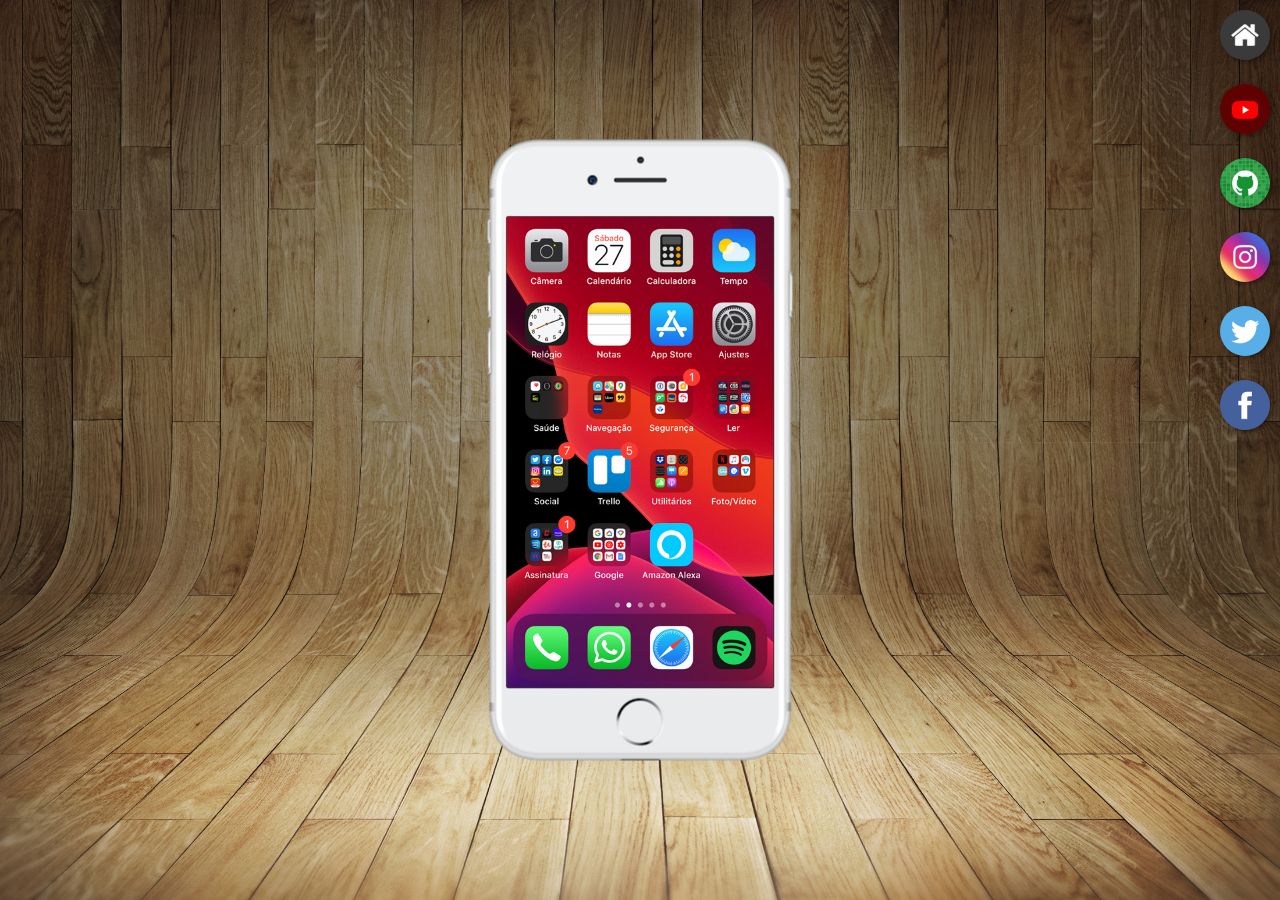
<file: index.html>
<!DOCTYPE html>
<html lang="pt-Br">
<head>
    <meta charset="UTF-8">
    <meta http-equiv="X-UA-Compatible" content="IE=edge">
    <meta name="viewport" content="width=device-width, initial-scale=1.0">
    <link rel="shortcut icon" href="favicon.ico" type="image/x-icon">
    <link rel="stylesheet" href="estilos/style.css">
    <title>Projeto Redes Sociais</title>
</head>
<body>
    <main>
        <section id="telefone">
            <iframe src="home.html" name="tela" id="tela" frameborder="0">
                Seu navegador não é compatível com isso.
            </iframe>
        </section>
        <section id="redes-sociais">
            <a href="home.html" target="tela"><img src="imagens/logo-home.jpg" alt="Home"></a><br>
            <a href="youtube.html" target="tela"><img src="imagens/logo-youtube.jpg" alt="logo youtube"></a><br>
            <a href="github.html" target="tela"><img src="imagens/logo-github.jpg" alt="Logo github"></a><br>
            <a href="instagram.html" target="tela"><img src="imagens/logo-instagram.jpg" alt="Logo istagram"></a><br>
            <a href="twitter.html" target="tela"><img src="imagens/logo-twitter.jpg" alt="Logo do twitter"></a><br>
            <a href="" target="tela"><img src="imagens/logo-facebook.jpg" alt="Logo do face"></a>
        </section>
    </main>
</body>
</html>
</file>
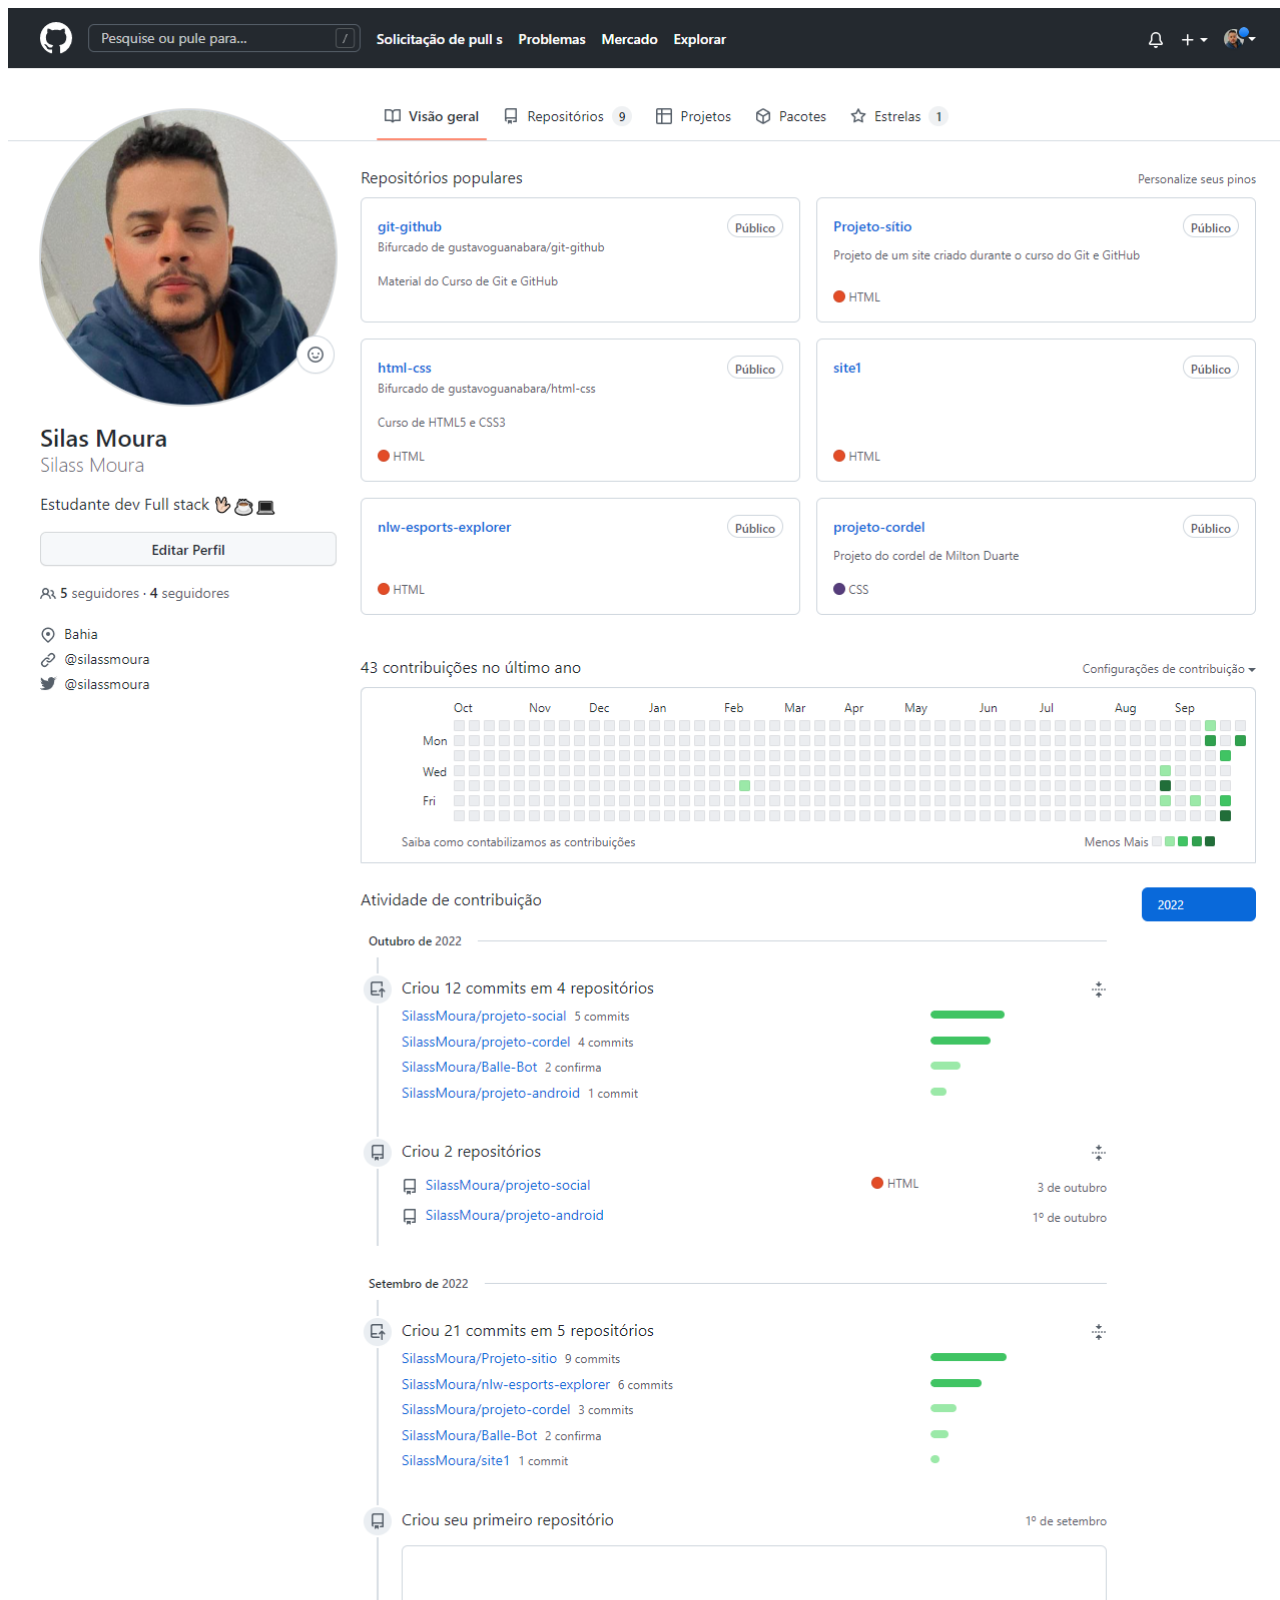
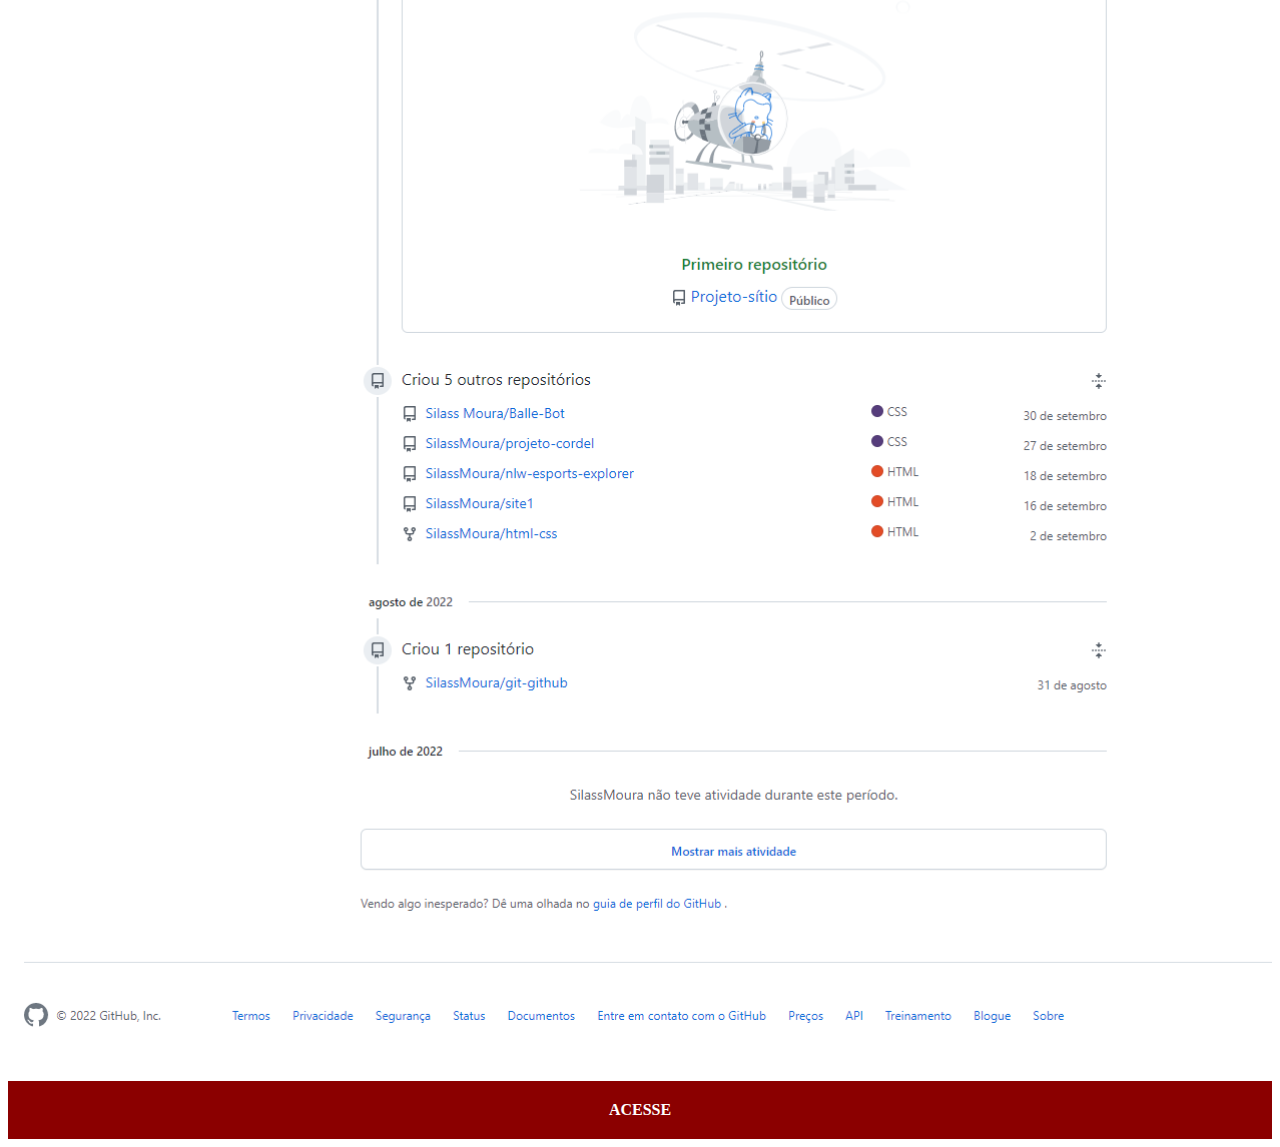
<file: github.html>
<!DOCTYPE html>
<html lang="pt-Br">
<head>
    <meta charset="UTF-8">
    <meta http-equiv="X-UA-Compatible" content="IE=edge">
    <meta name="viewport" content="width=device-width, initial-scale=1.0">
    <title>Github</title>
    <link rel="stylesheet" href="estilos\social.css">
</head>
<body>
    <img src="imagens/gitsilas.png" alt="">
    <a href="https://github.com/SilassMoura" target="_blank">ACESSE</a>
</body>
</html>
</file>
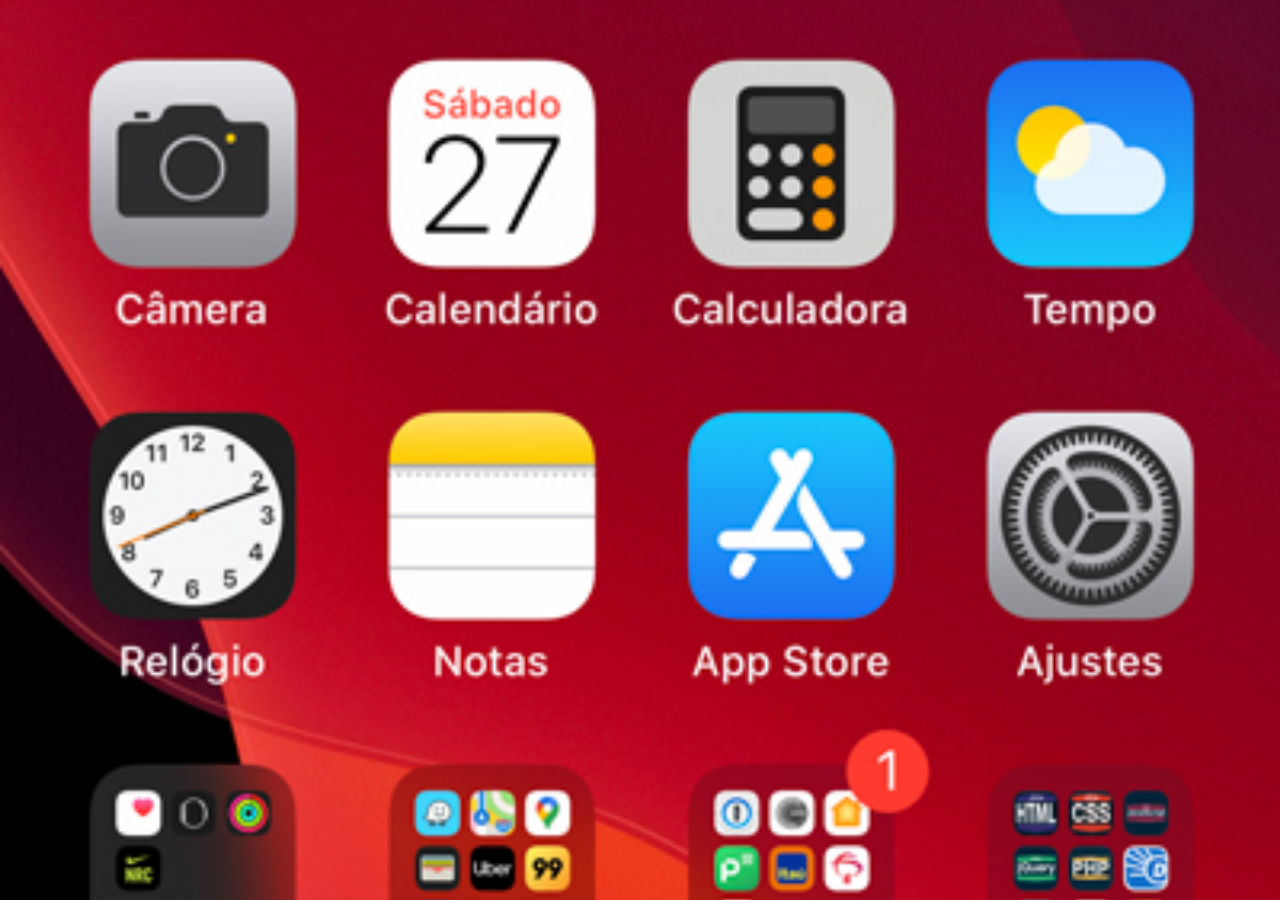
<file: home.html>
<!DOCTYPE html>
<html lang="pt-Br">
<head>
    <meta charset="UTF-8">
    <meta http-equiv="X-UA-Compatible" content="IE=edge">
    <meta name="viewport" content="width=device-width, initial-scale=1.0">
    <title>Home</title>
    <style>
        * {
            margin: 0;
            padding: 0;
        }

        body {
            width: 100vw;
            height: 100vh;
            background: black url('imagens/tela-home.jpg')no-repeat top center;
            background-size: cover;
        }
    </style>
</head>
<body>
    
</body>
</html>
</file>
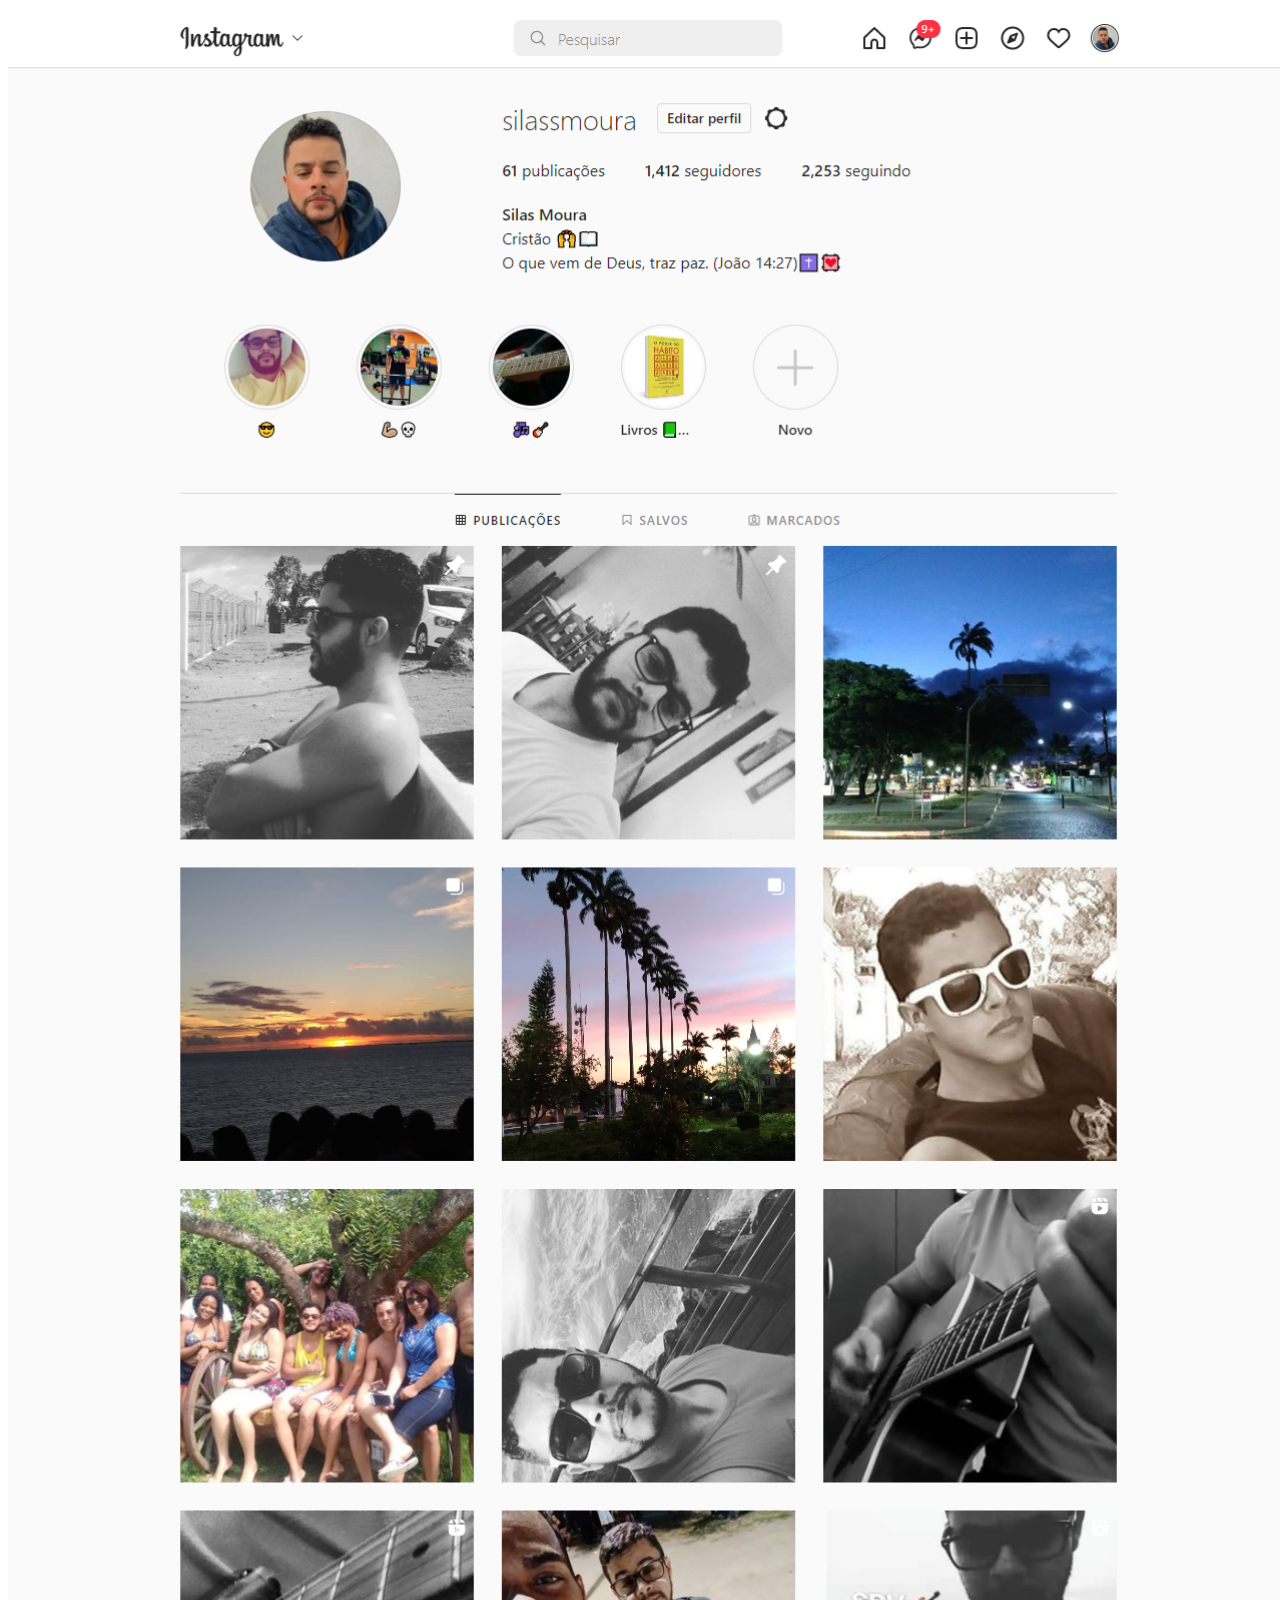
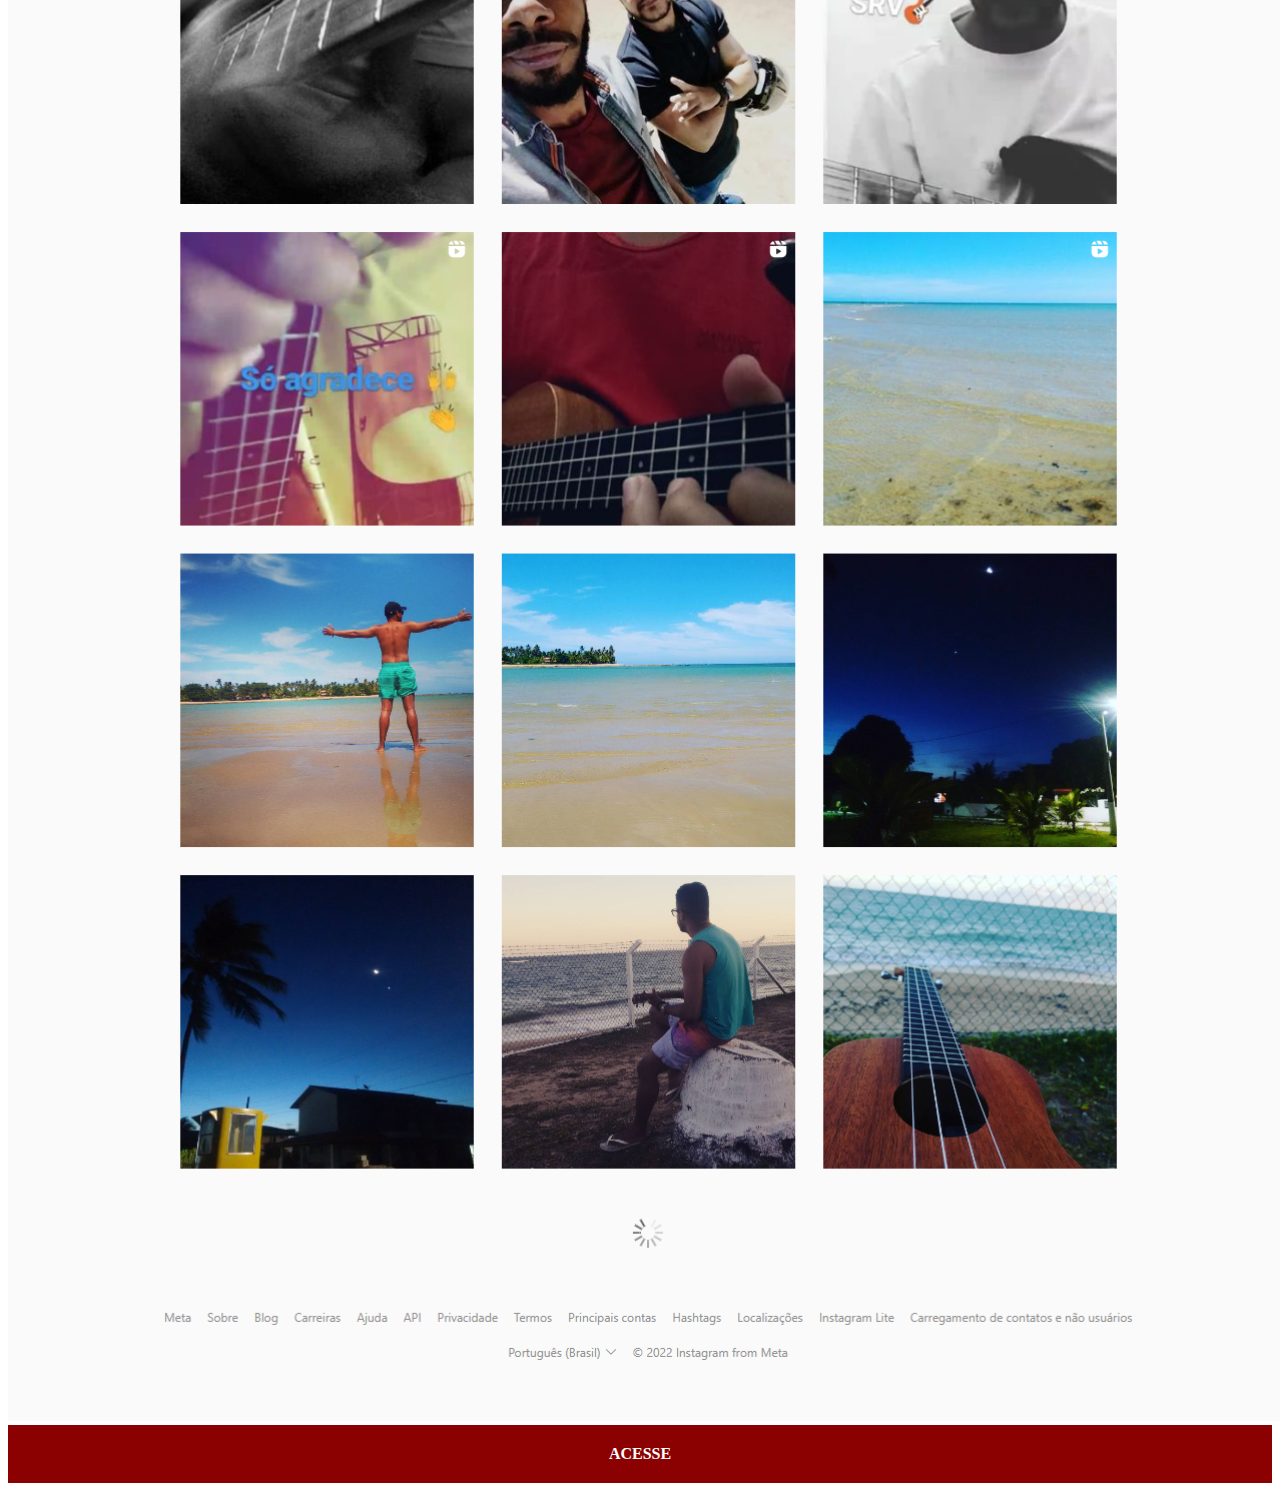
<file: instagram.html>
<!DOCTYPE html>
<html lang="pt-BR">
<head>
    <meta charset="UTF-8">
    <meta http-equiv="X-UA-Compatible" content="IE=edge">
    <meta name="viewport" content="width=device-width, initial-scale=1.0">
    <title>Instagram</title>
    <link rel="stylesheet" href="estilos/social.css">    
    
</head>
<body>
    <img src="imagens/instasilas.png" alt="instagram">
    <a href="https://www.instagram.com/silassmoura/" target="_blank">ACESSE</a>
</body>
</html>
</file>
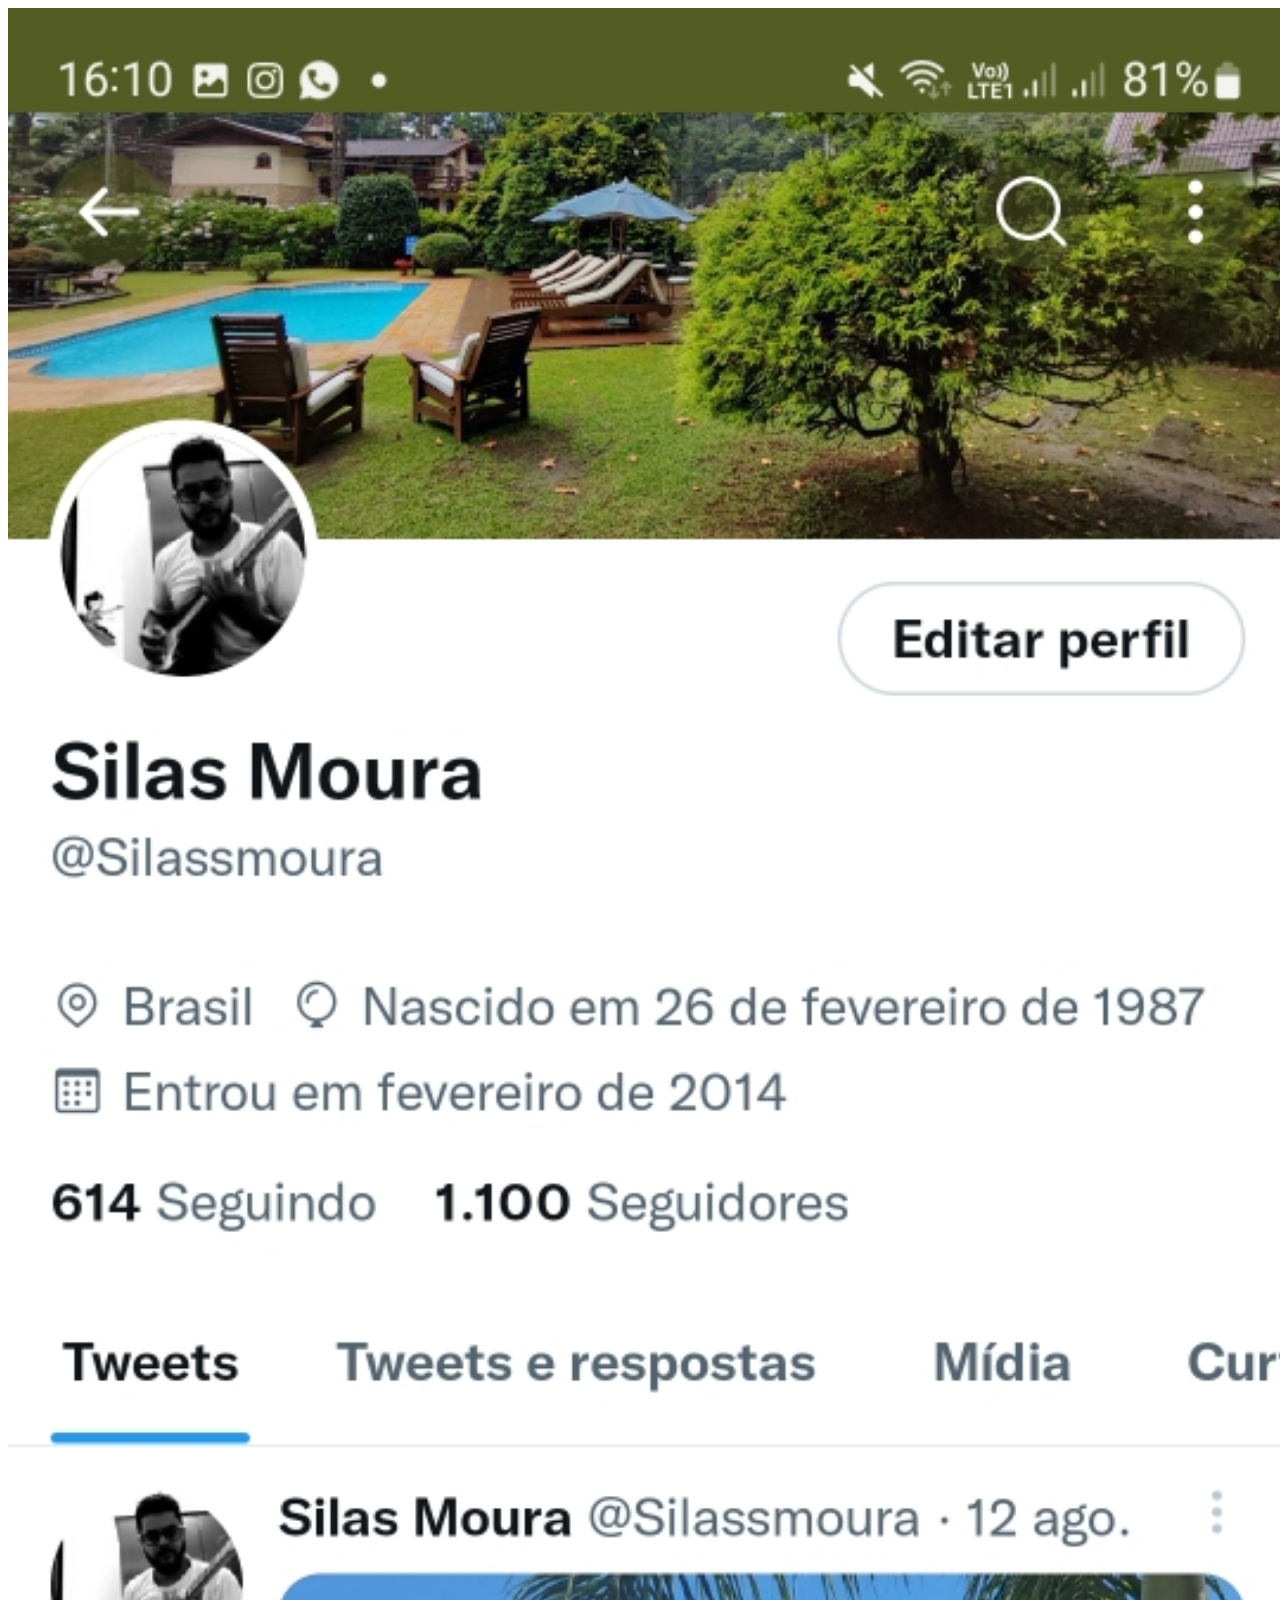
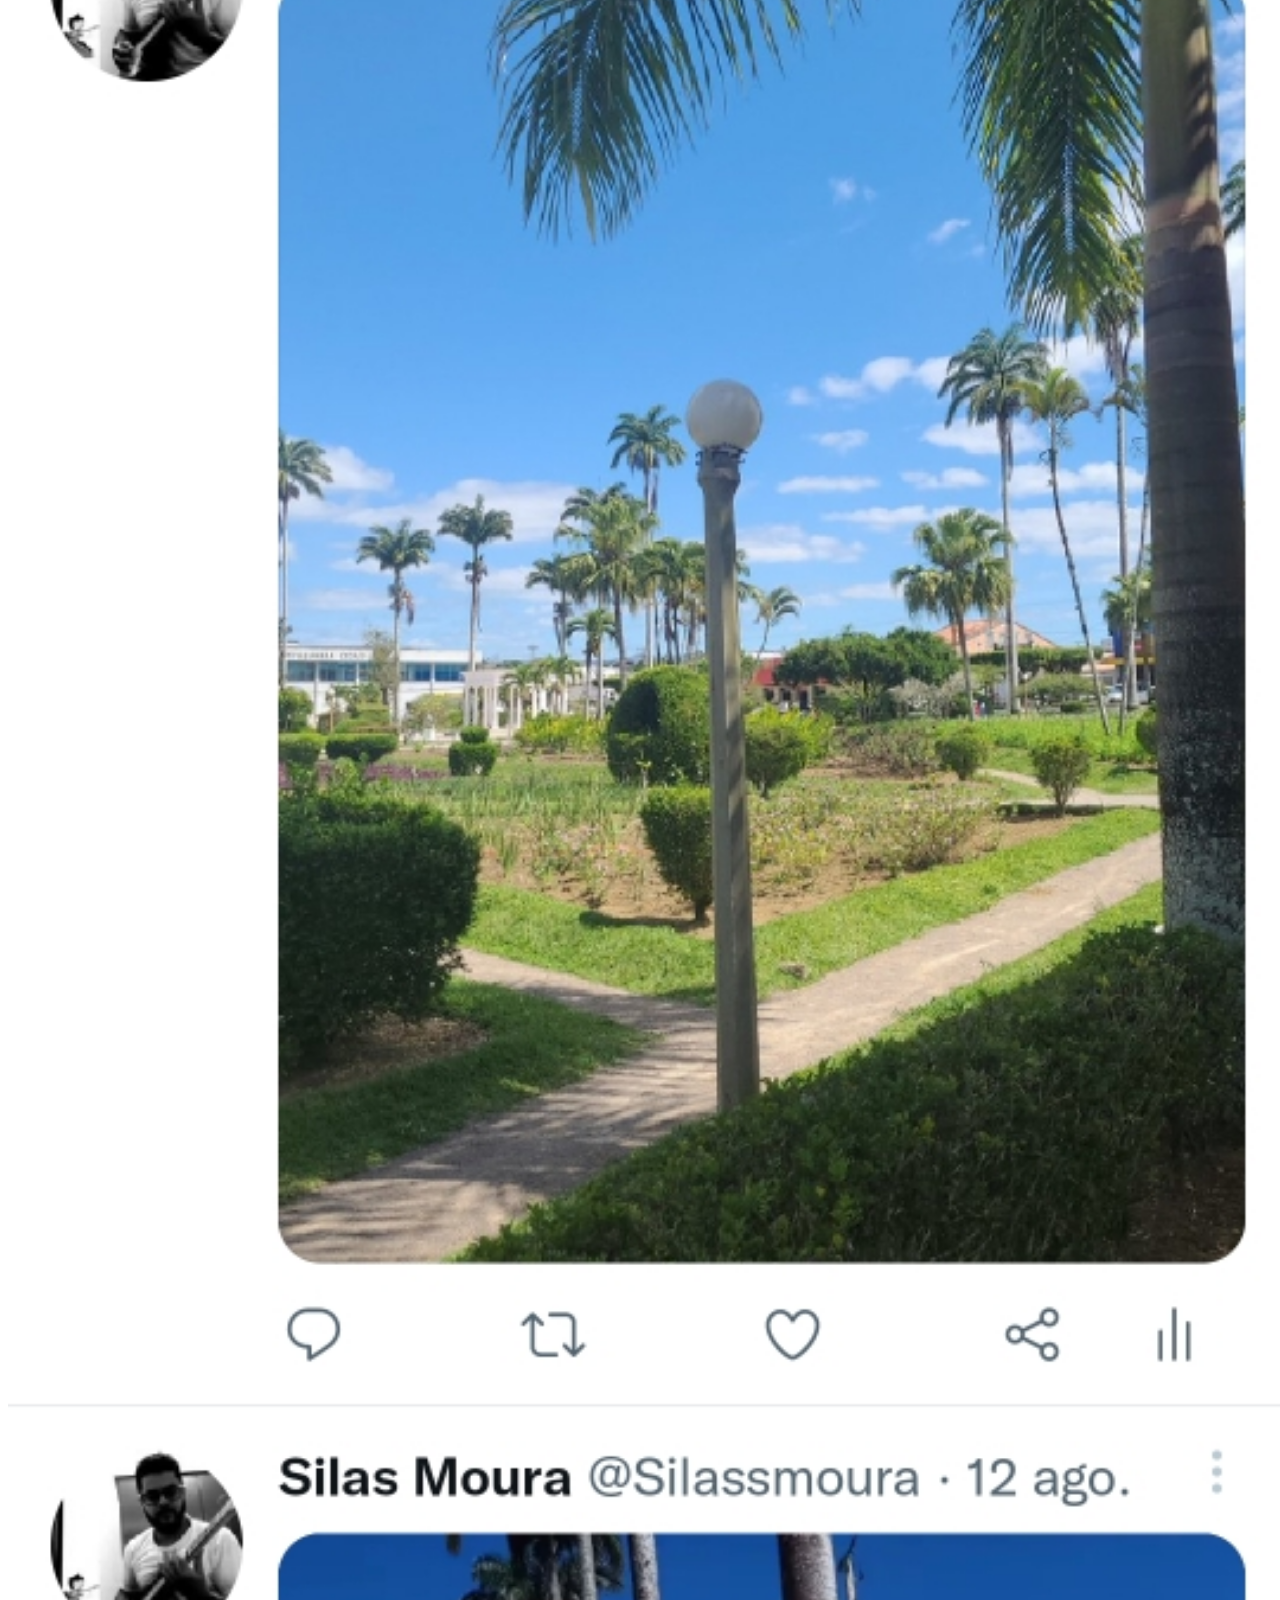
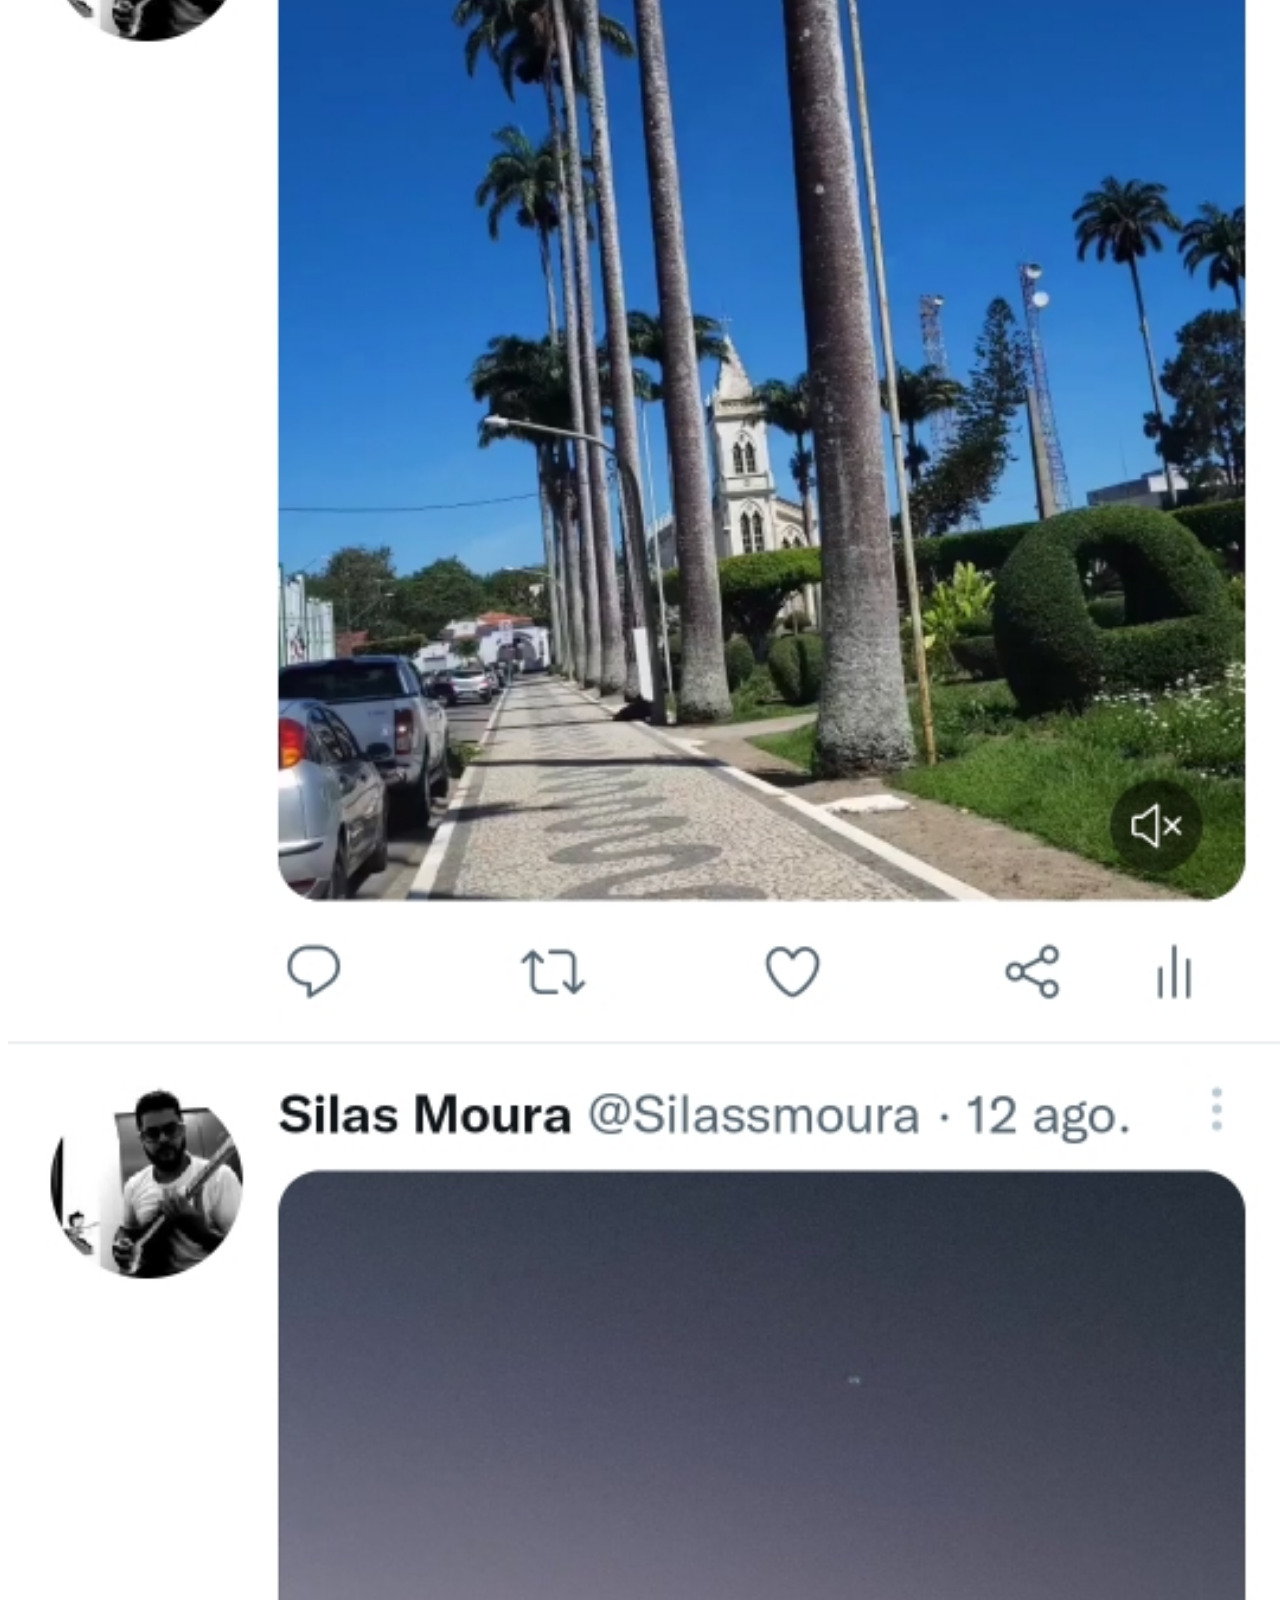
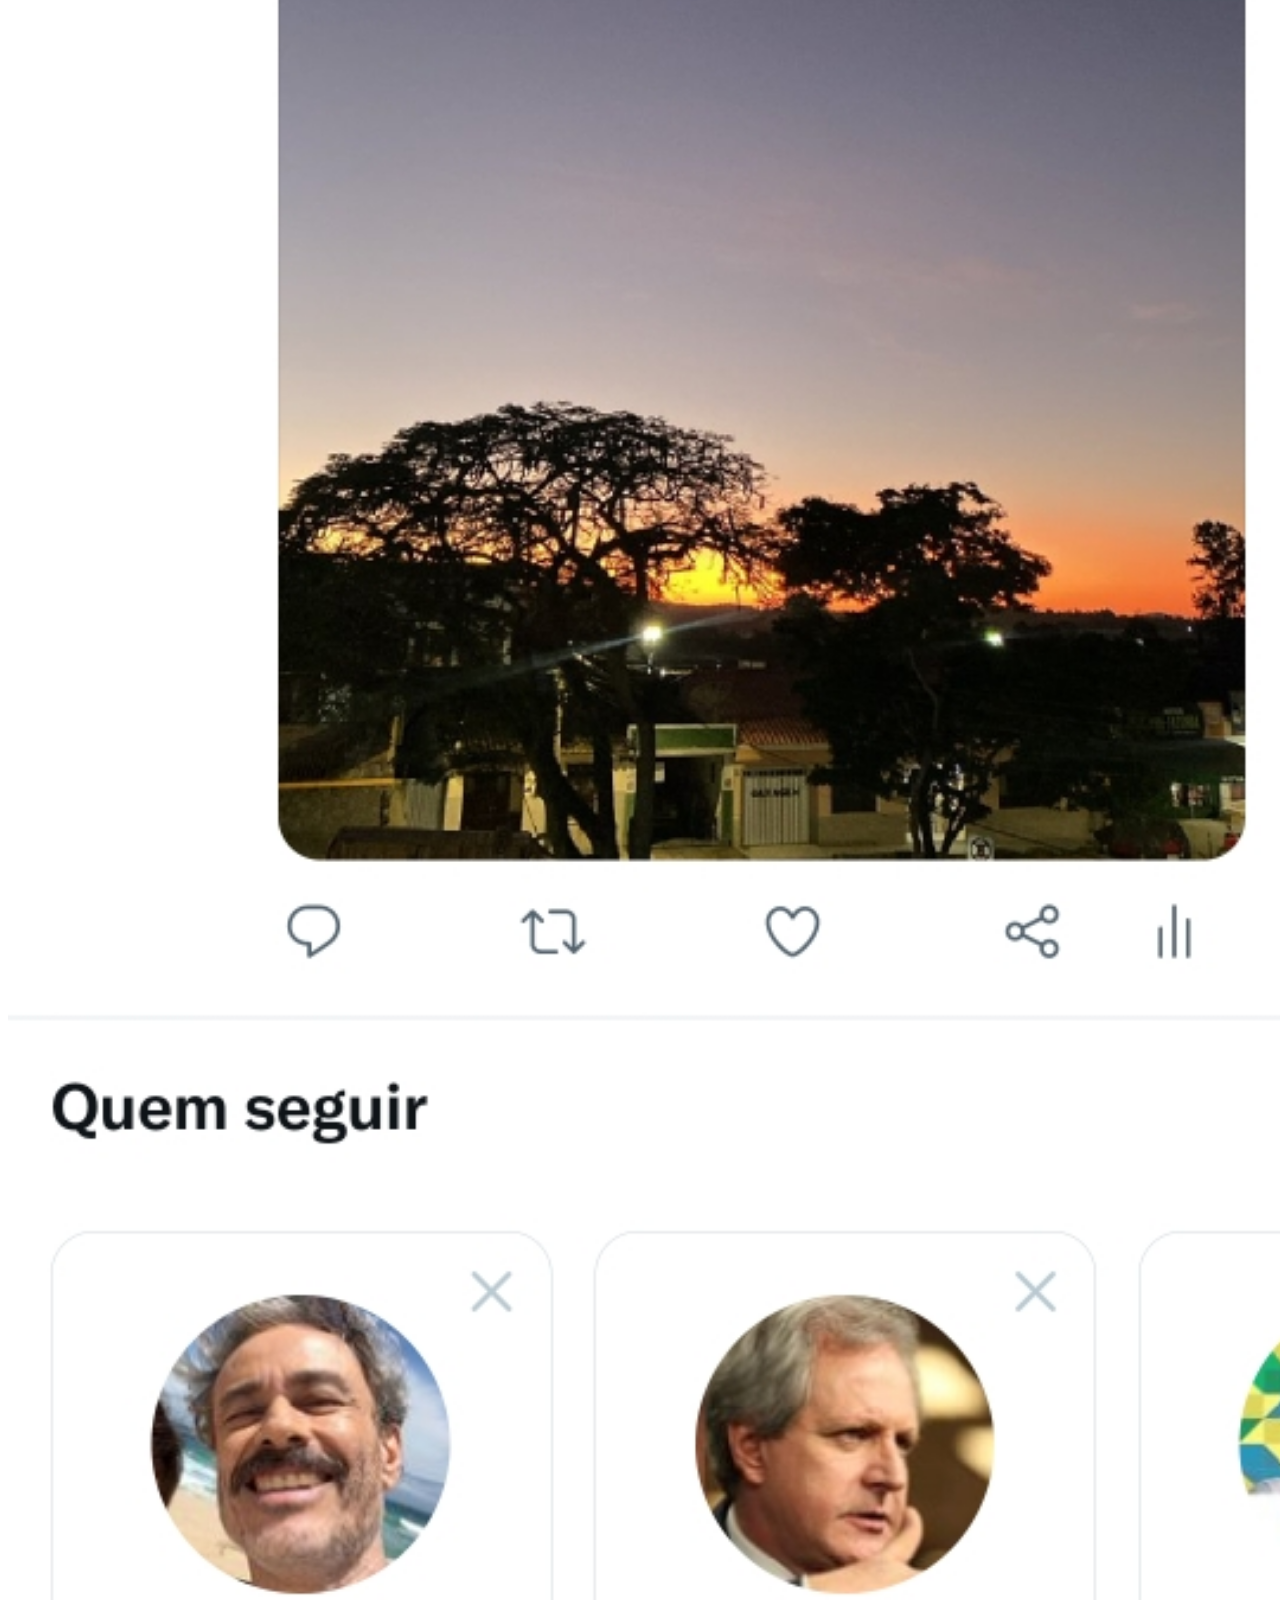
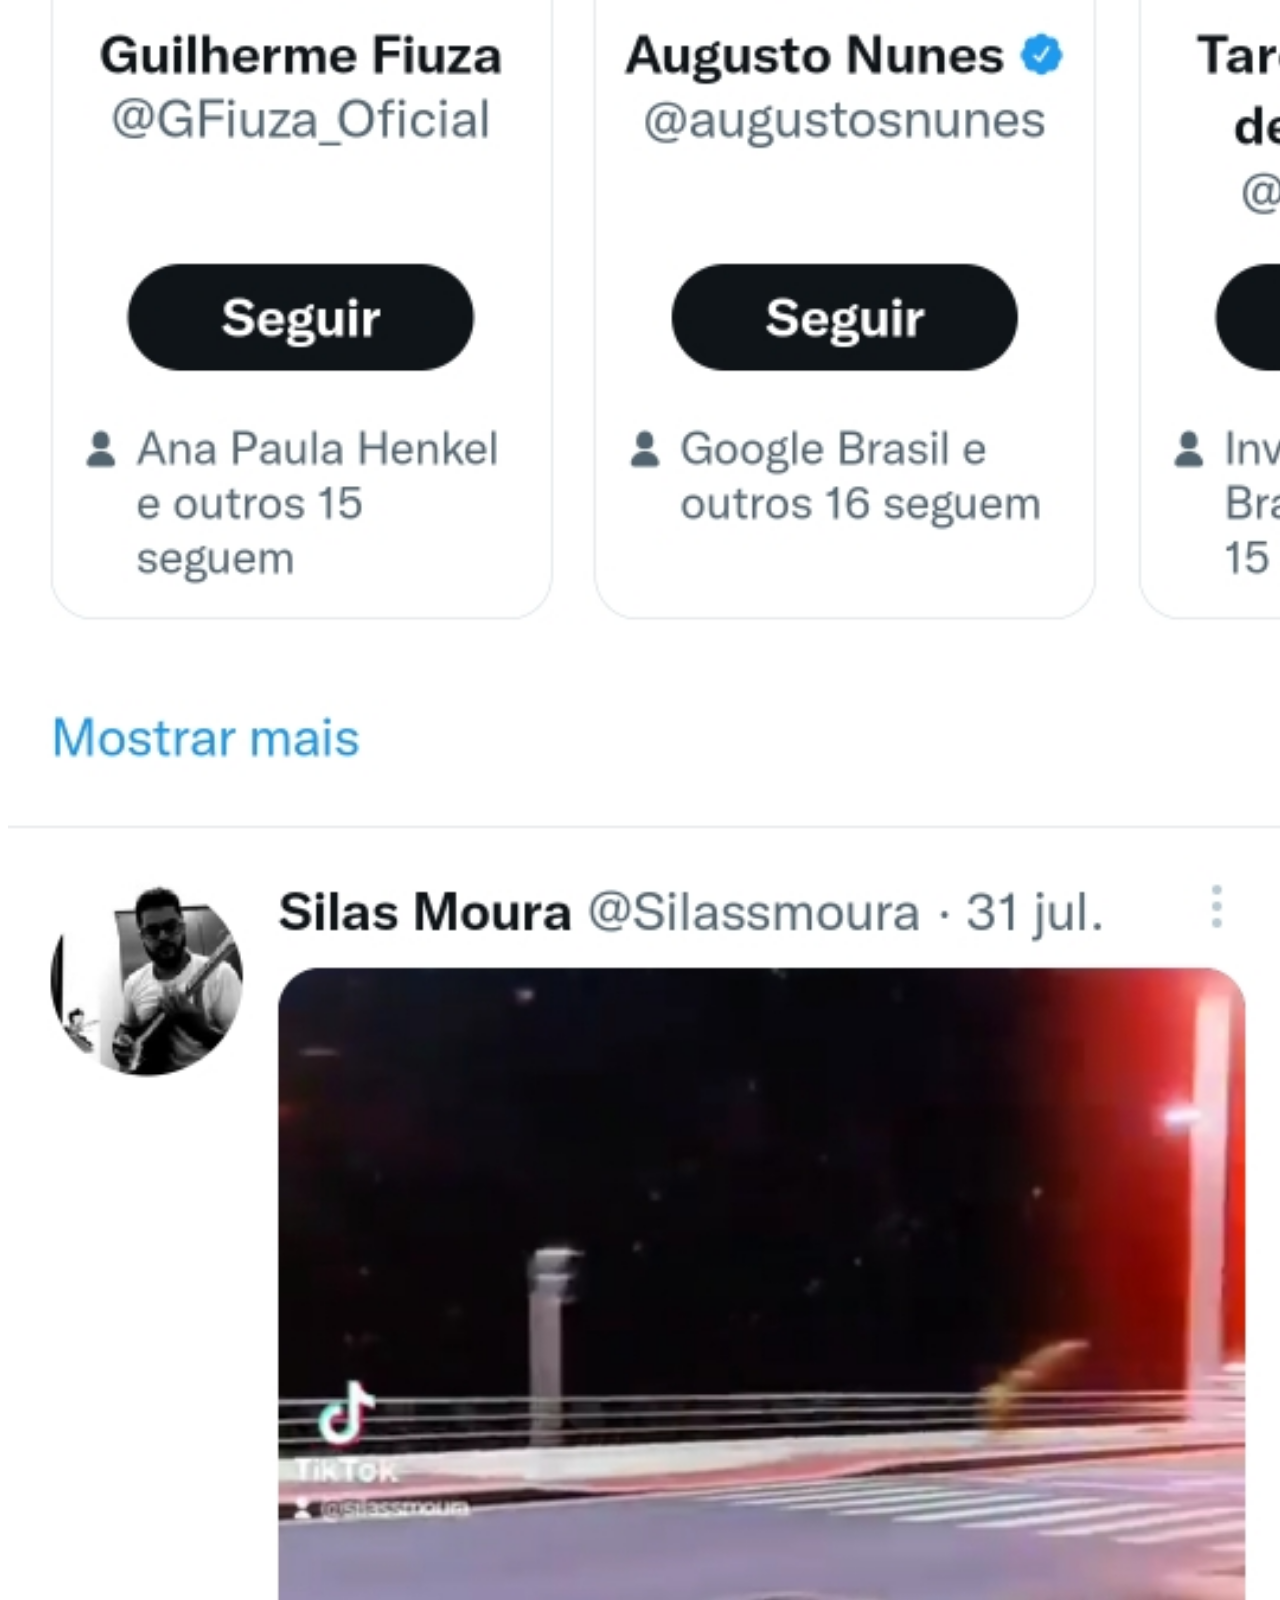
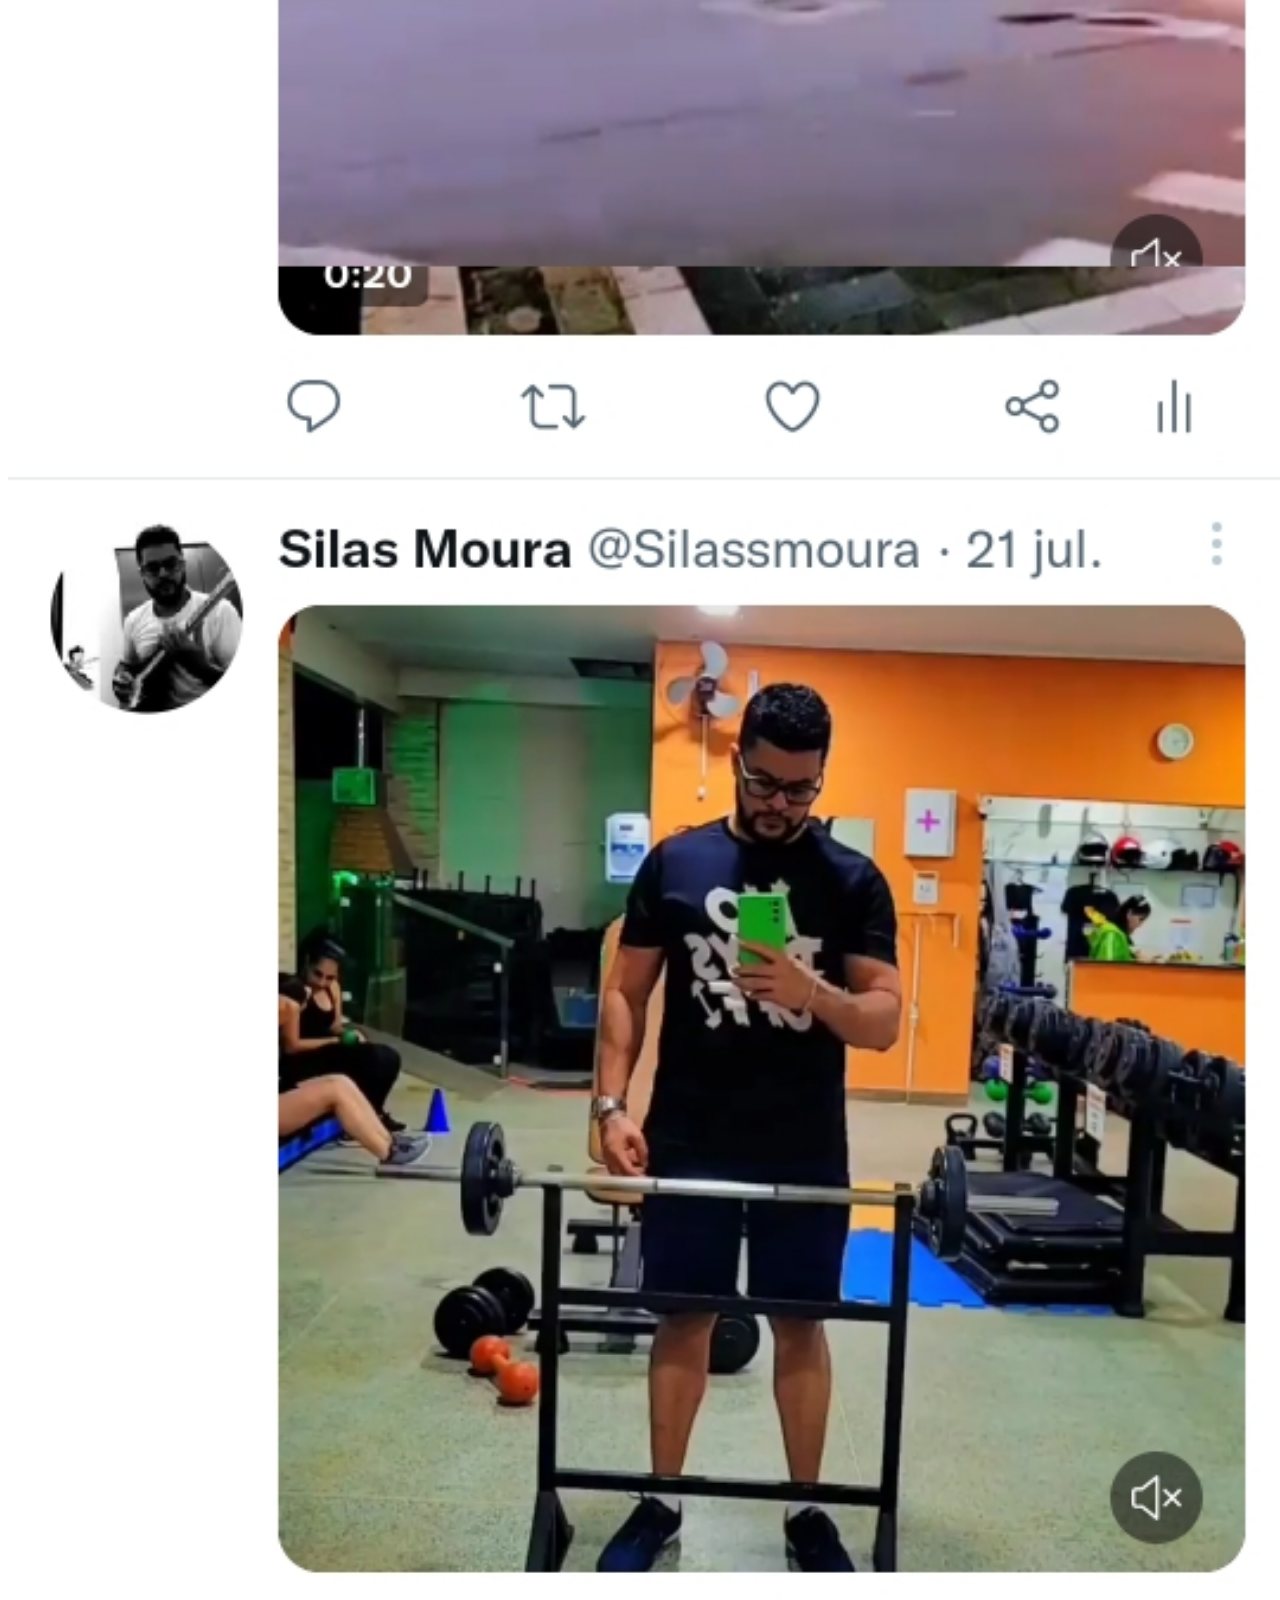
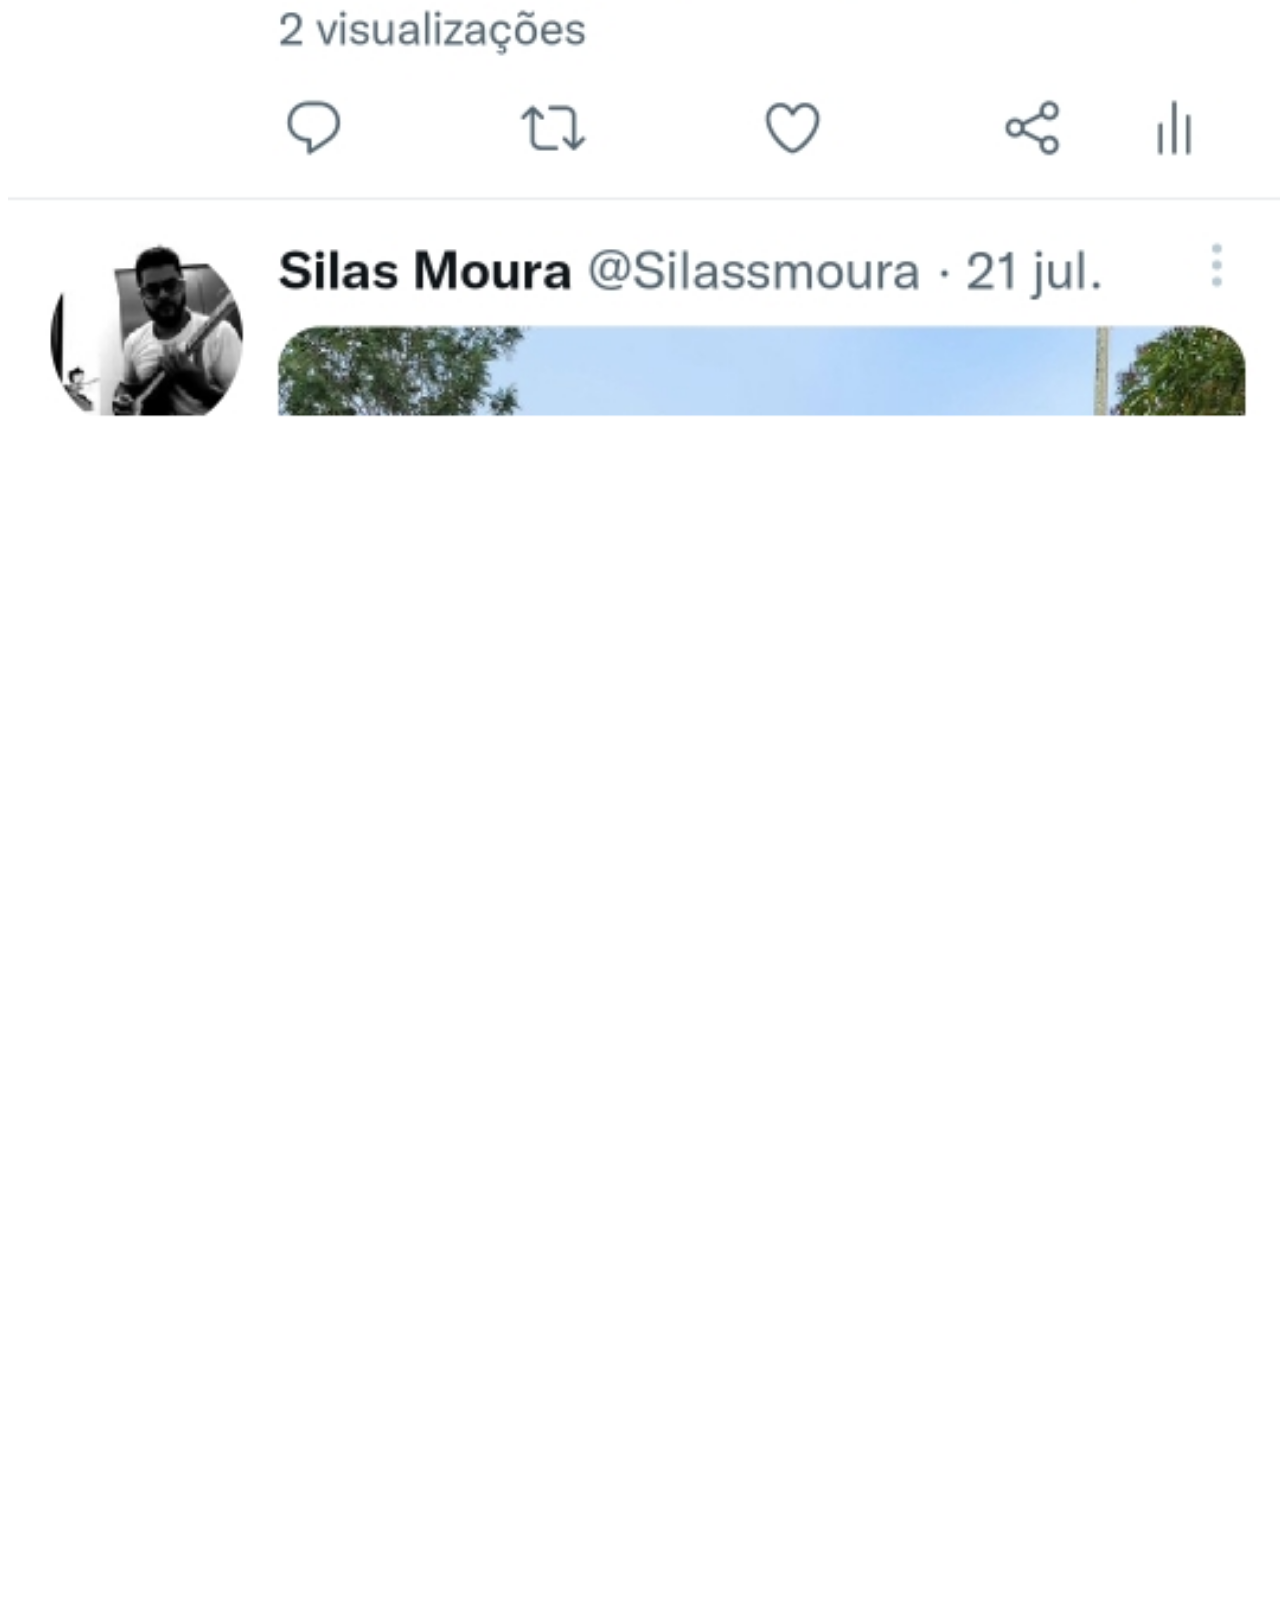
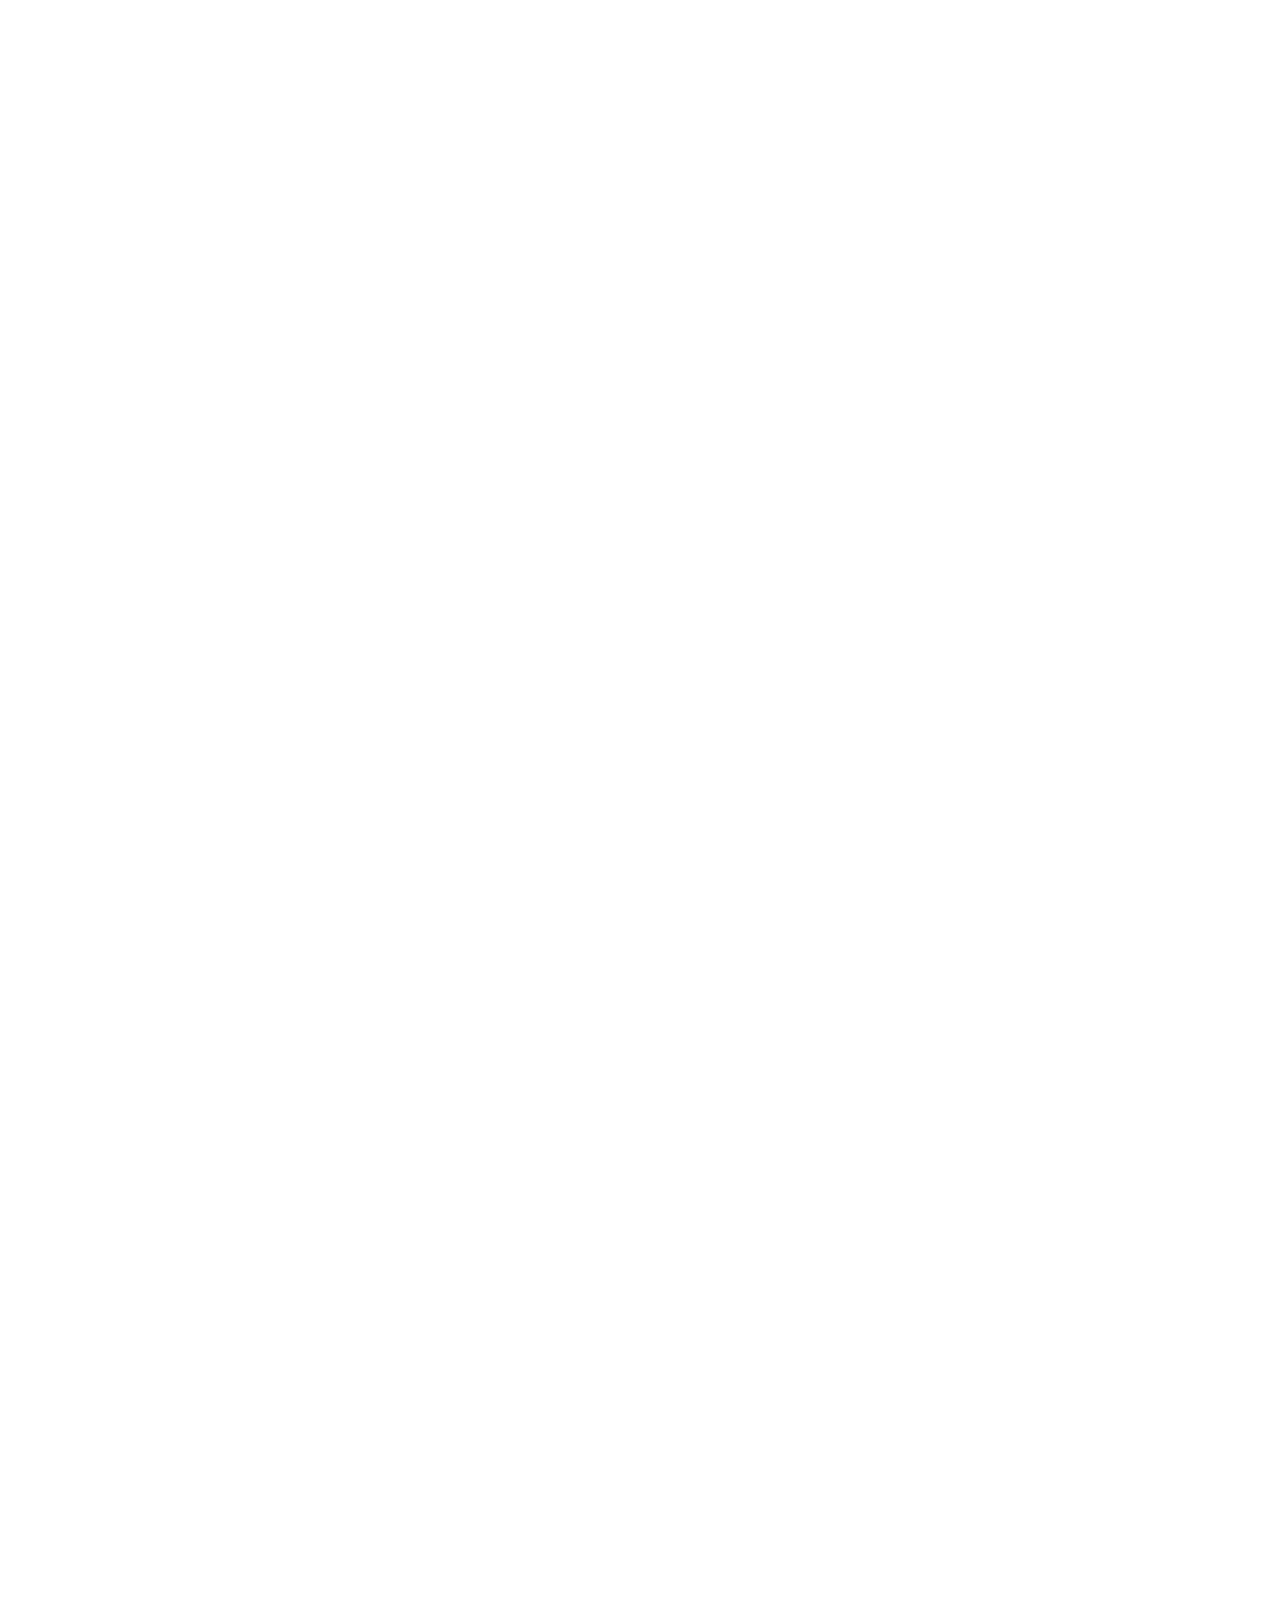
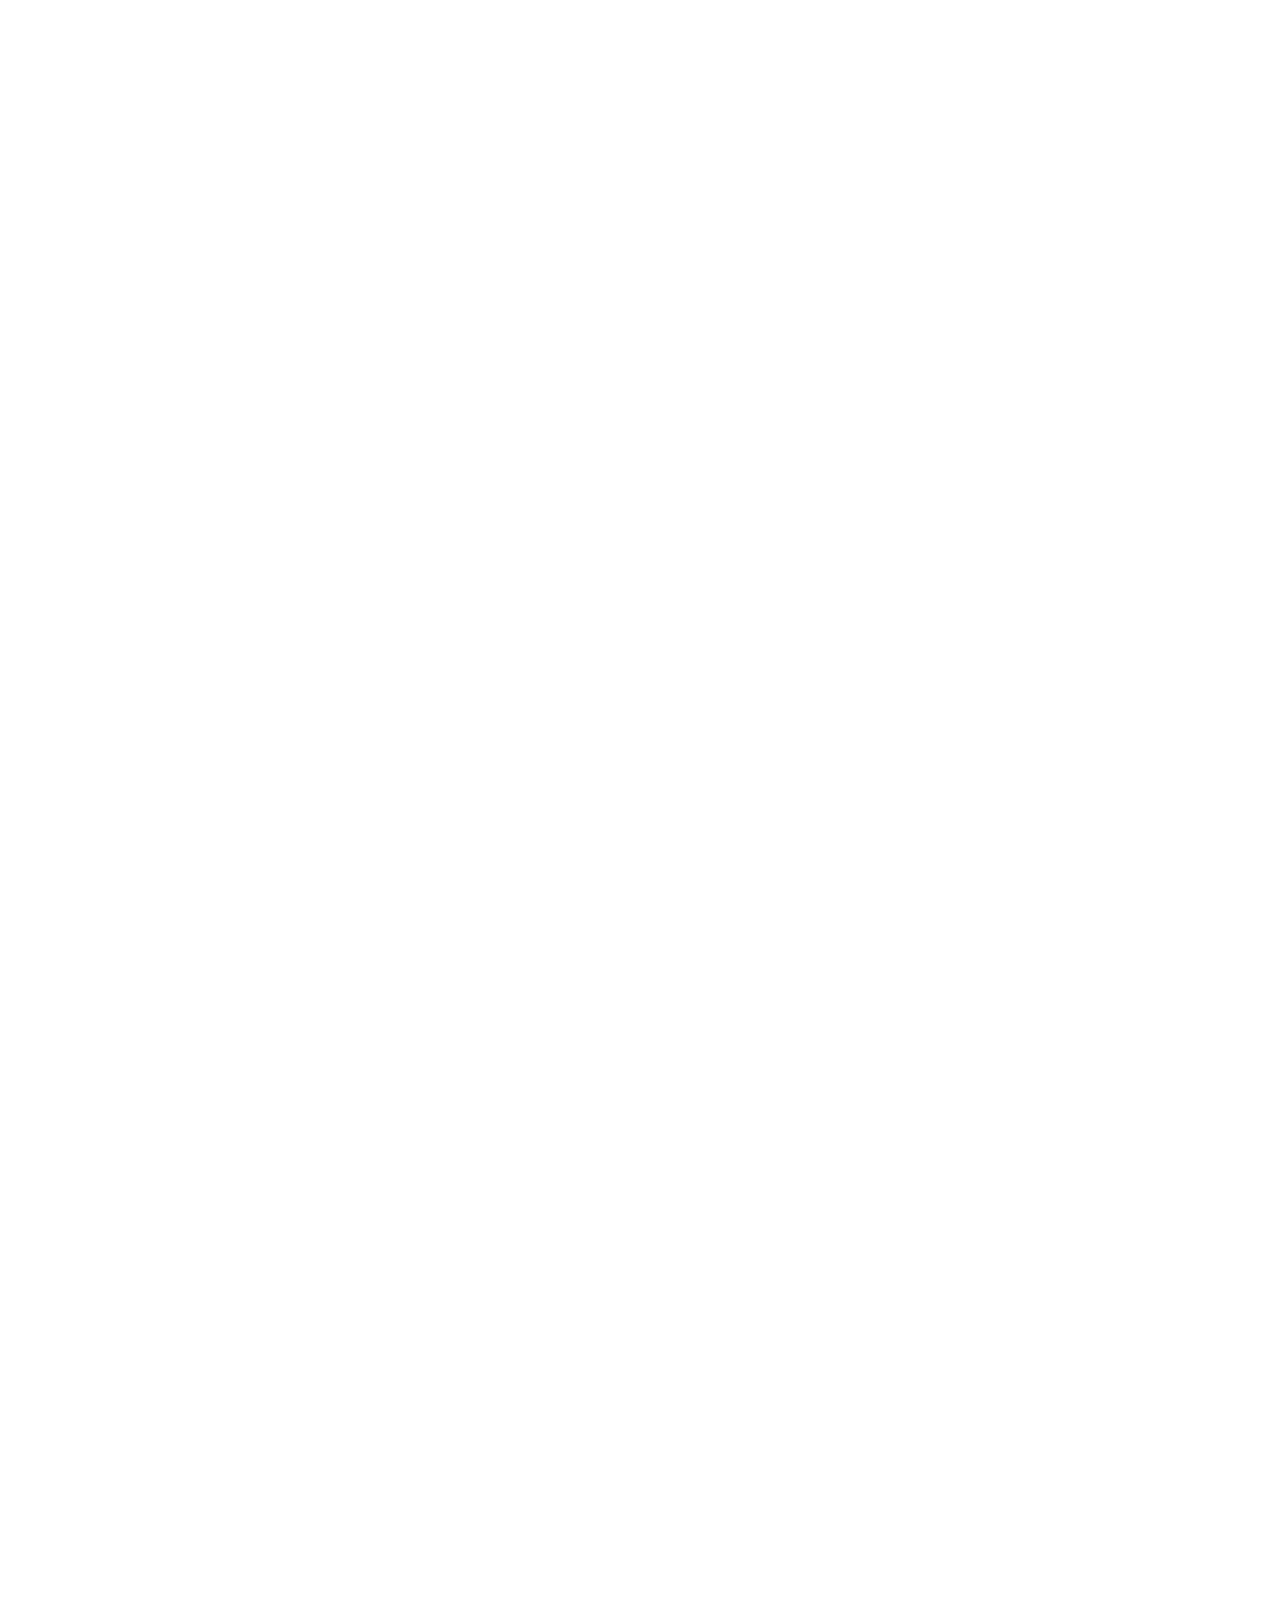
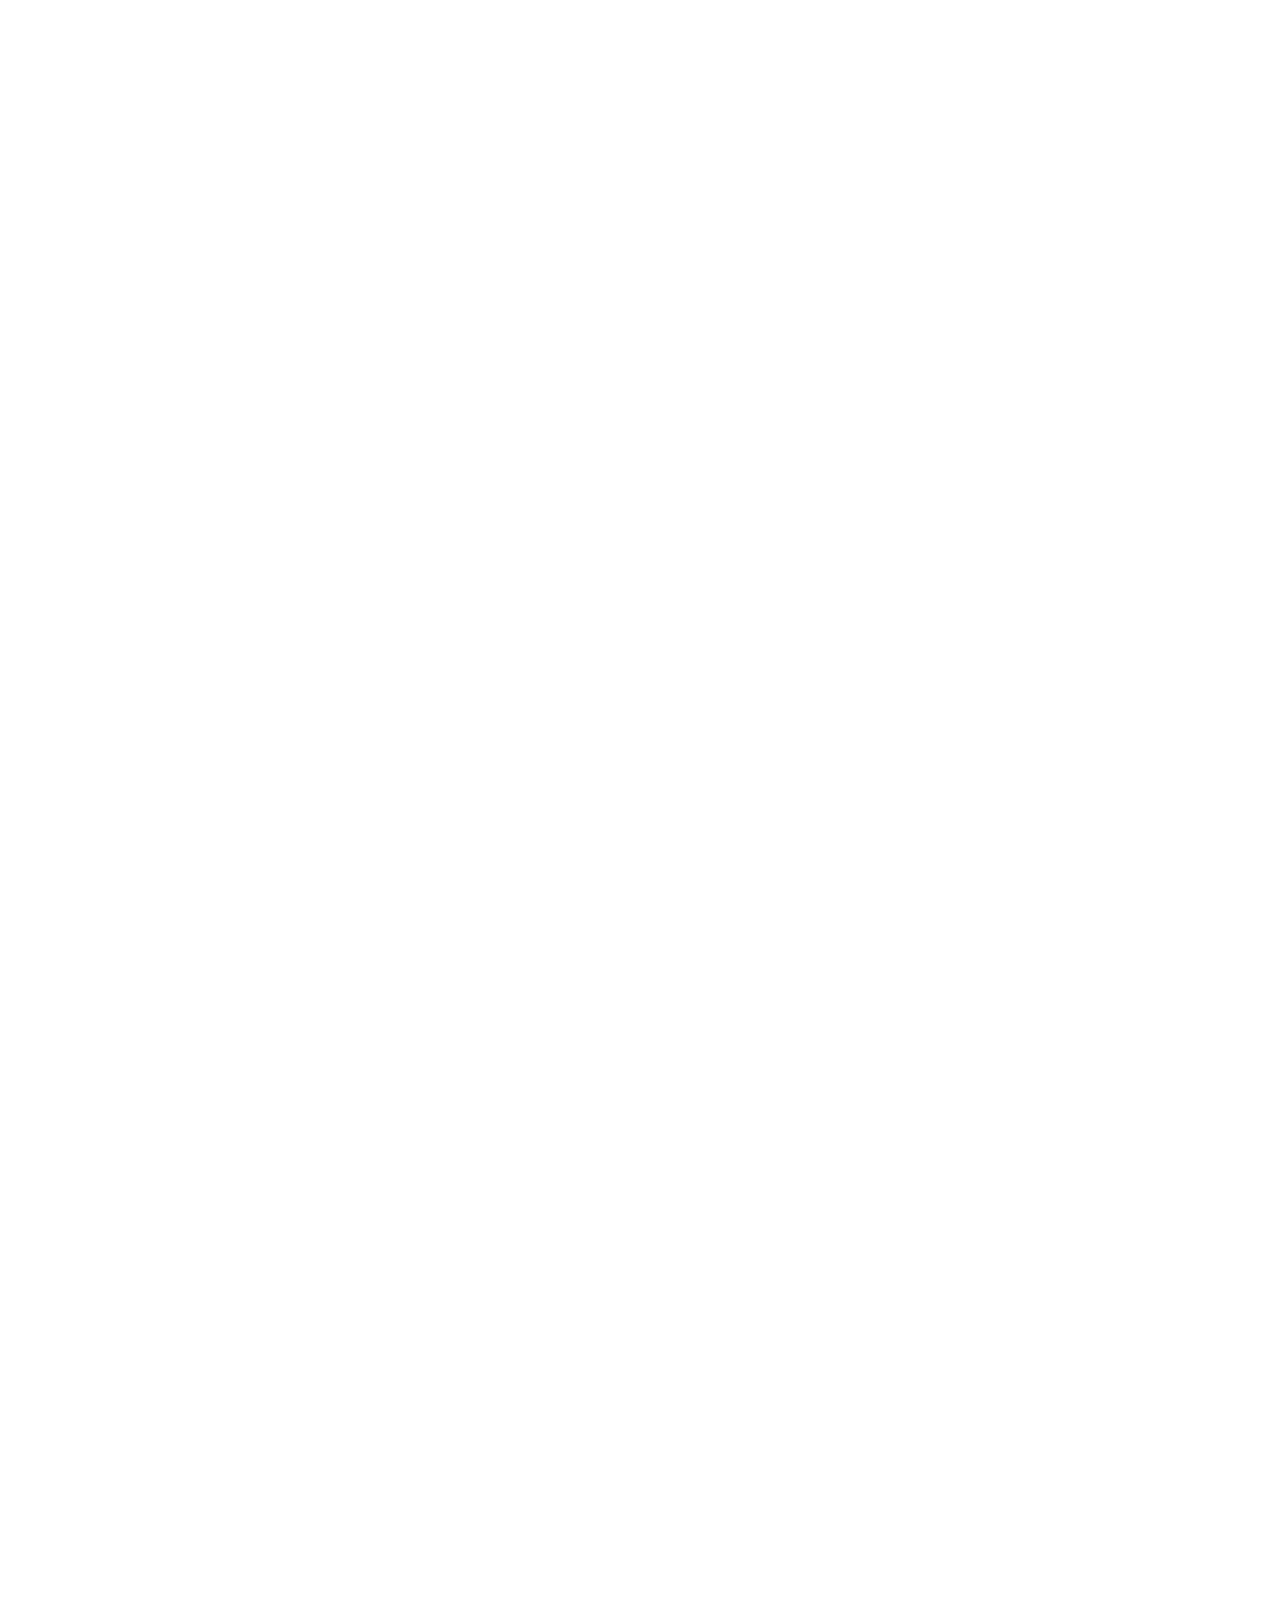
<file: twitter.html>
<!DOCTYPE html>
<html lang="en">
<head>
    <meta charset="UTF-8">
    <meta http-equiv="X-UA-Compatible" content="IE=edge">
    <meta name="viewport" content="width=device-width, initial-scale=1.0">
    <title>Document</title>
    <link rel="stylesheet" href="estilos/social.css">
</head>
<body>
    <img src="imagens/twittersilas.jpg" alt="">
    <a href="#" target="_blank">ACESSE</a>
</body>
</html>
</file>
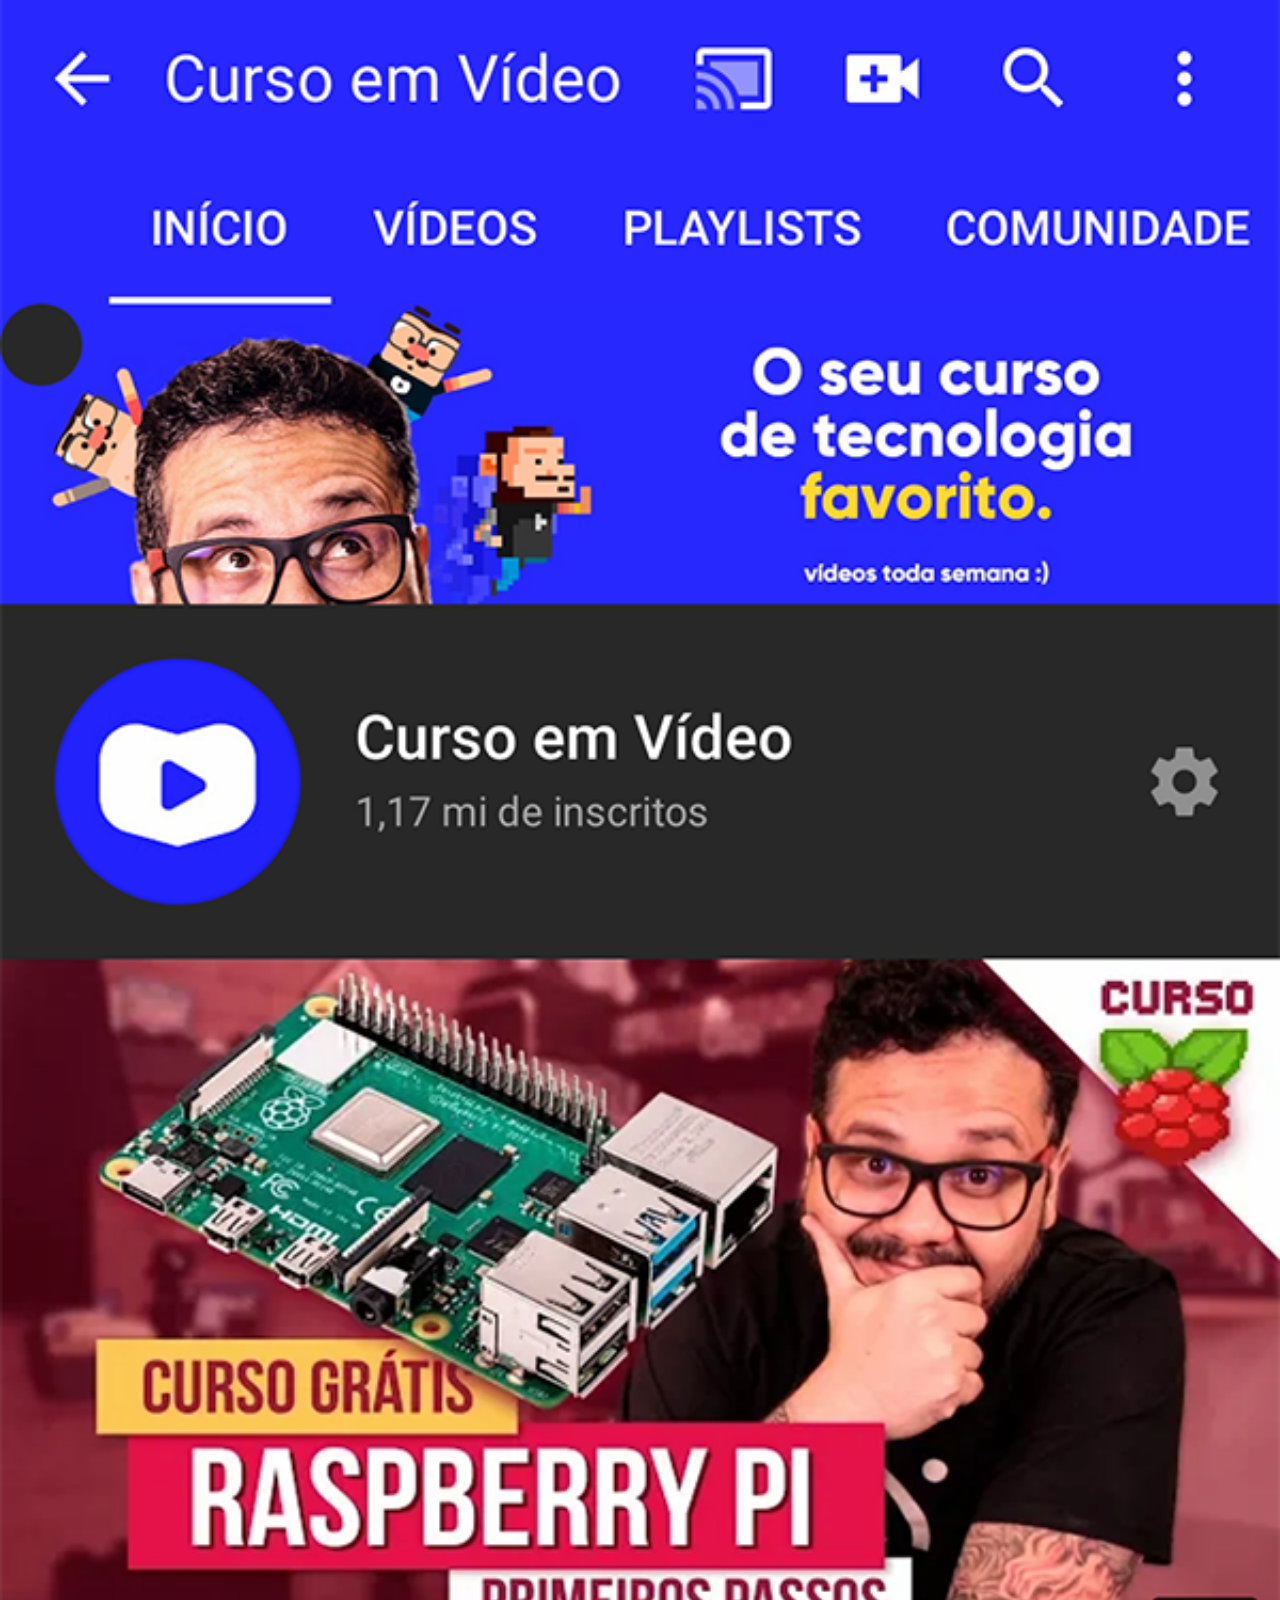
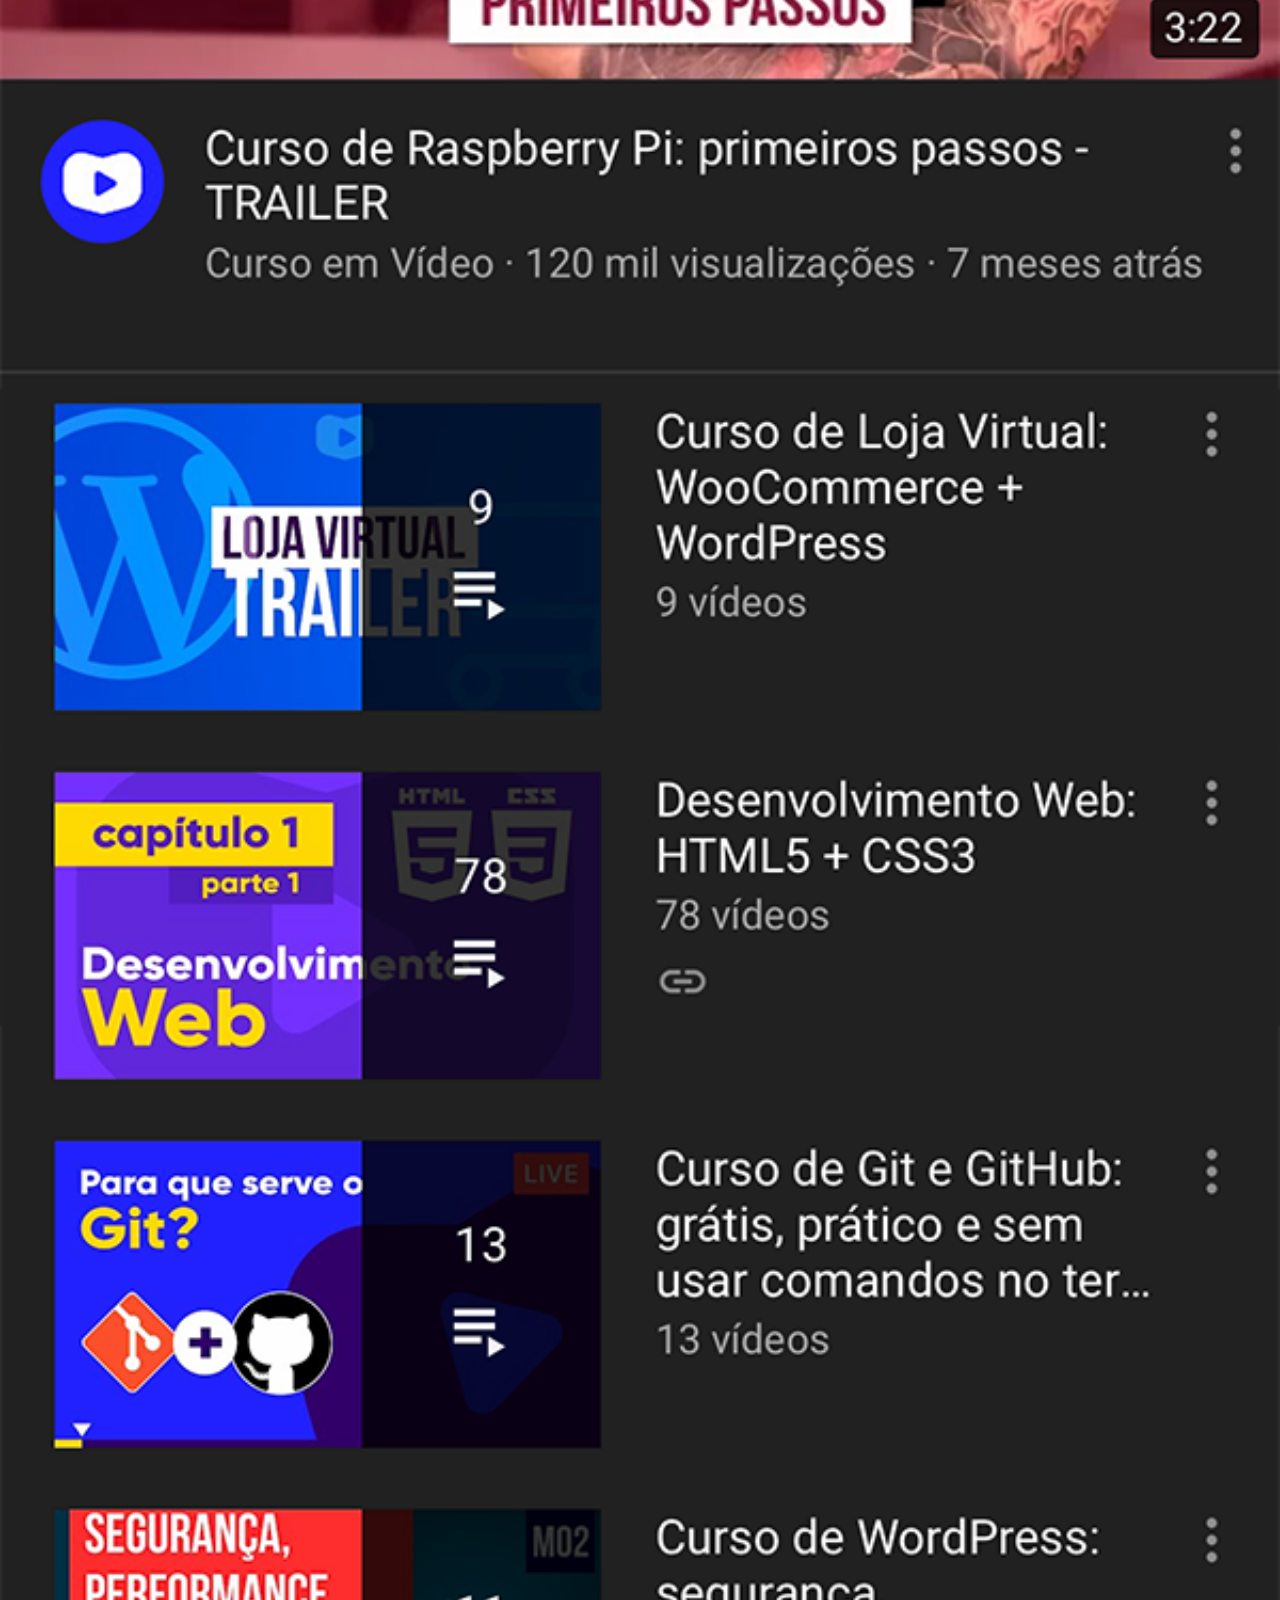
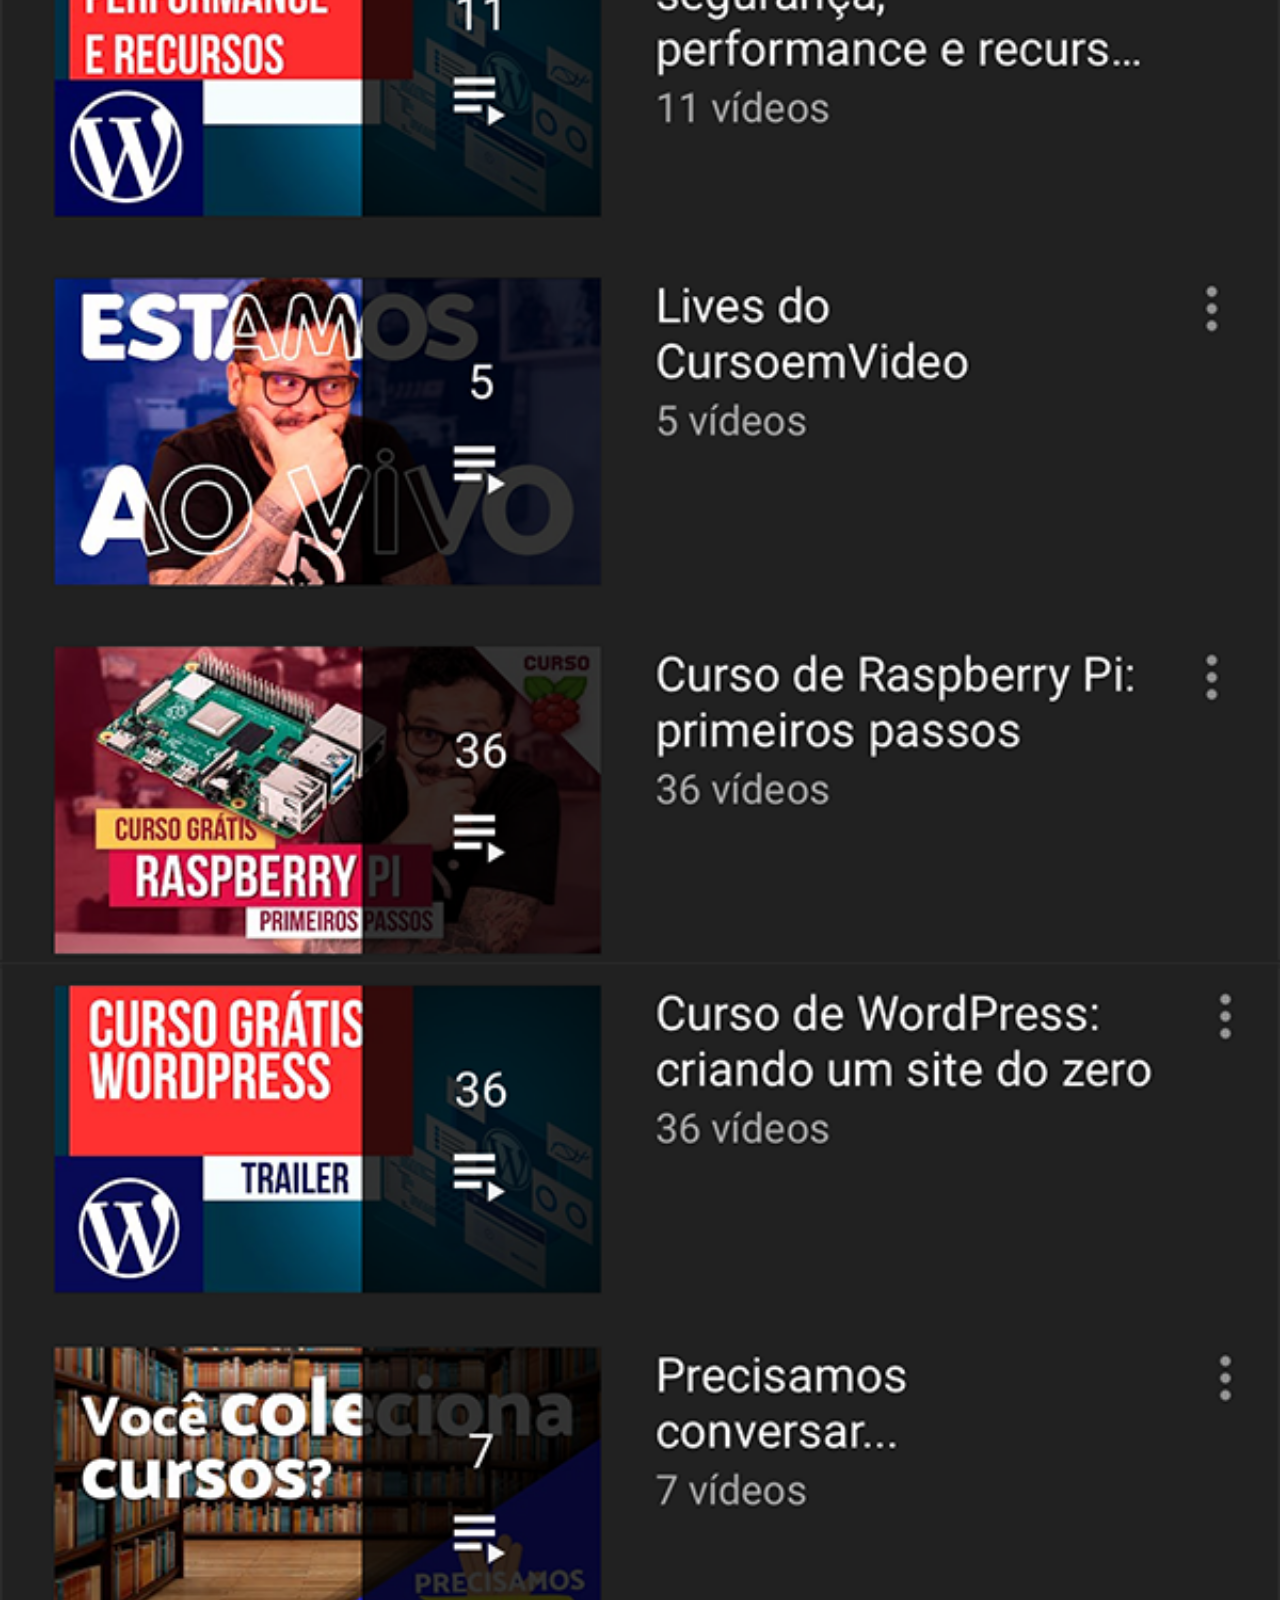
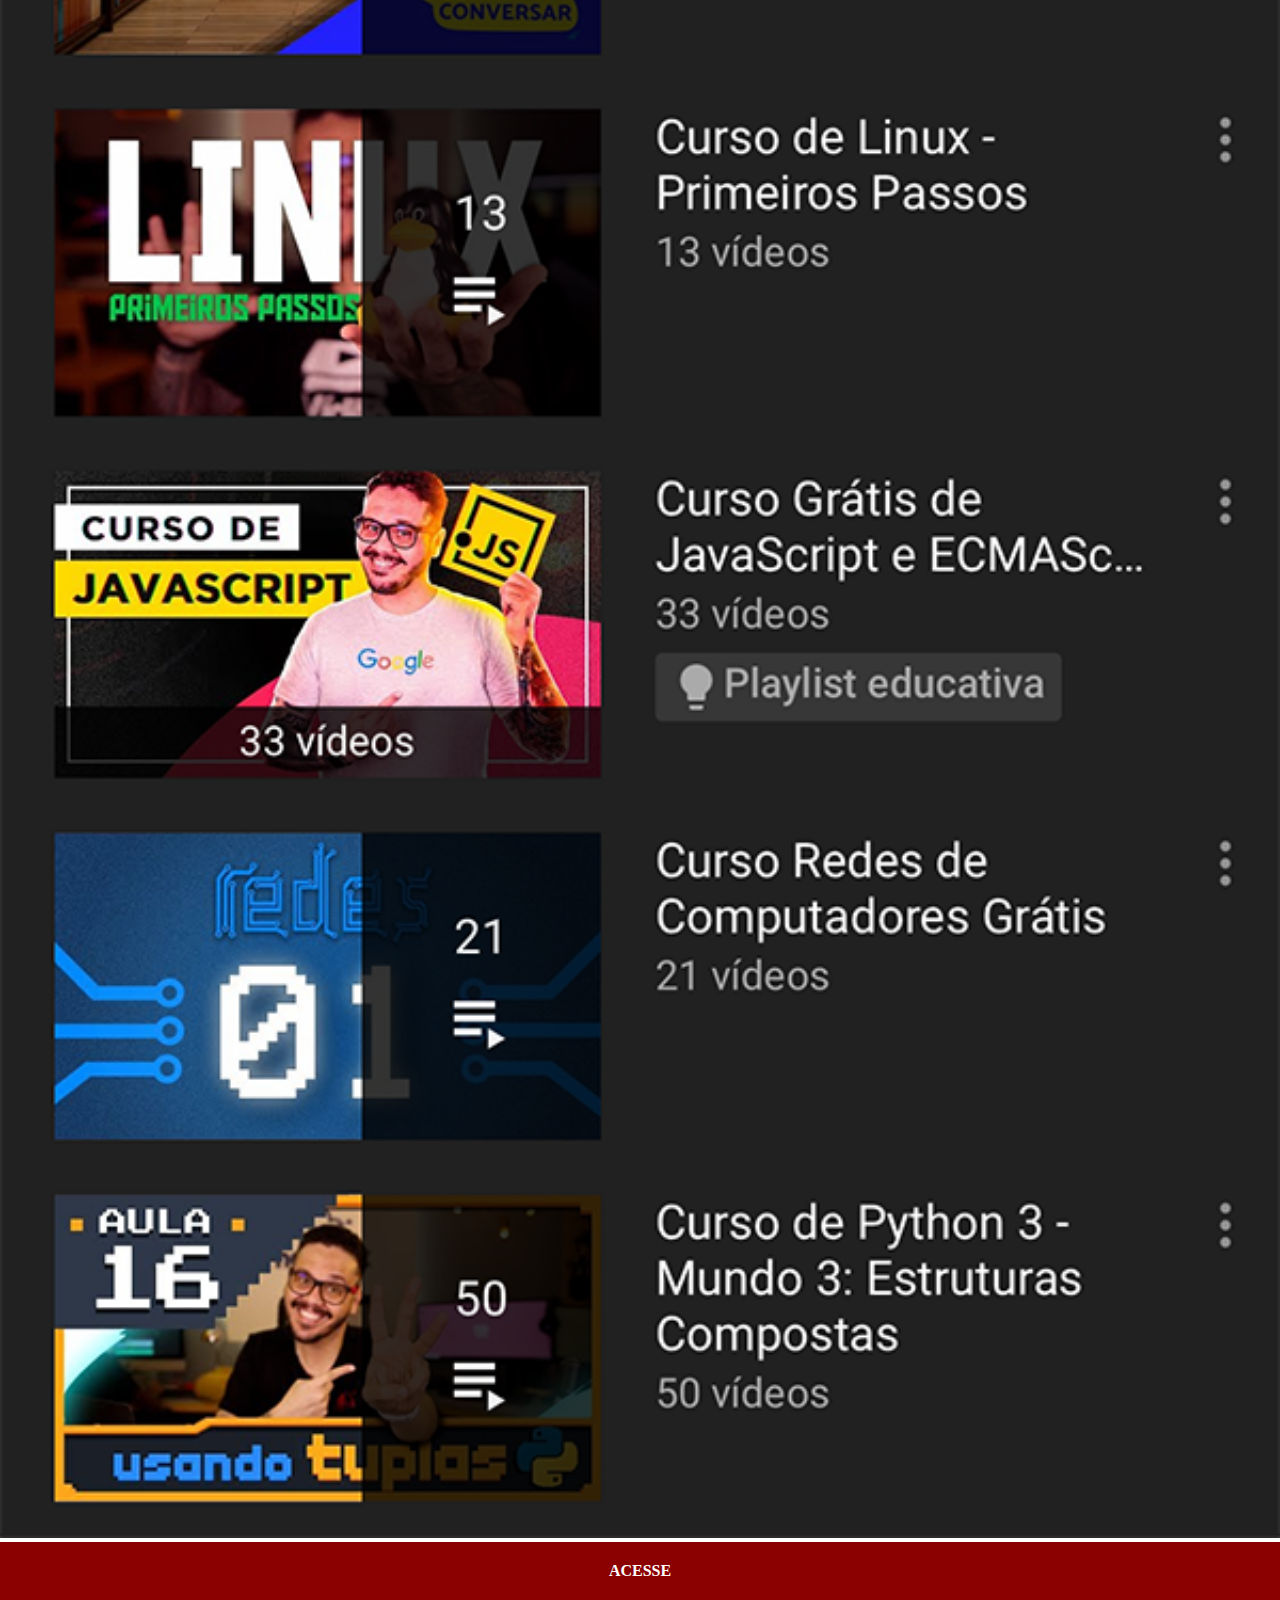
<file: youtube.html>
<!DOCTYPE html>
<html lang="en">
<head>
    <meta charset="UTF-8">
    <meta http-equiv="X-UA-Compatible" content="IE=edge">
    <meta name="viewport" content="width=device-width, initial-scale=1.0">
    <title>Document</title>
    <style>
        * {
            margin: 0;
            padding: 0;
        }

        ::-webkit-scrollbar{
            width: 0;
            height: 0;
        }

        img {
            width: 100vw;            
        }

        a {
            display: block;
            background-color: darkred;
            color: white;
            padding: 20px;
            text-align: center;
            text-decoration: none;
            font-weight: bolder;
        }

        a:hover {
            background-color: red;
        }

    </style>
</head>
<body>
    <img src="imagens/tela-youtube.png" alt="Youtube">
    <a href="https://www.youtube.com/c/CursoemV%C3%ADdeo/playlists" target="_blank">ACESSE</a>
</body>
</html>
</file>
<file: estilos/style.css>
@charset "UTF-8";

* {
    margin: 0;
    padding: 0;
    font-family: Arial, Helvetica, sans-serif;
}

html, bady {
    height: 100vh;
    width: 100vw;
    background-color: black;
}

body {
    background: url(../imagens/fundo-madeira.jpg)no-repeat top center;
    background-size: cover;
    background-attachment: fixed;
}
main {
    position: relative;
    height: 100vh;   
}

section#telefone {
    position: absolute;
    left: 50%;
    top: 50%;
    transform: translate(-50%, -50%);
    height: 627px;
    width: 311px;    
    background-image: url(../imagens/frame-iphone.png);
    background-repeat: no-repeat;
}

iframe#tela {
    position: relative;
    top: 80px;
    left: 22px;
    width: 267px;
    height: 471px;
}

section#redes-sociais {
    text-align: right;   

}

section#redes-sociais img {
    width: 50px;
    margin: 10px;
    border-radius: 50%;
    box-shadow: 2px 2px 5px rgba(0,0,0, 0.400);
    box-sizing: border-box;
}

section#redes-sociais img:hover {
    border: 2px solid rgba(255, 255, 255, 0.685);
    transform: translate(-3px, -3px);
    box-shadow: 5px 5px 10px rgba(0,0,0,0.600);
    transition: .3s, .4s;
}
</file>
<file: estilos/social.css>
@charset "UTF-8";

<style>
        * {
            margin: 0;
            padding: 0;
            font-family: Arial, Helvetica, sans-serif;
        }

        ::-webkit-scrollbar{
            width: 0;
            height: 0;
        }
        img {
            width: 100vw;            
        }
        a {
            display: block;
            background-color: darkred;
            color: white;
            padding: 20px;
            font-weight: bolder;
            text-decoration: none;
            text-align: center;            
        }
        a:hover {
            background-color: red;
        }

    </style>
</file>
